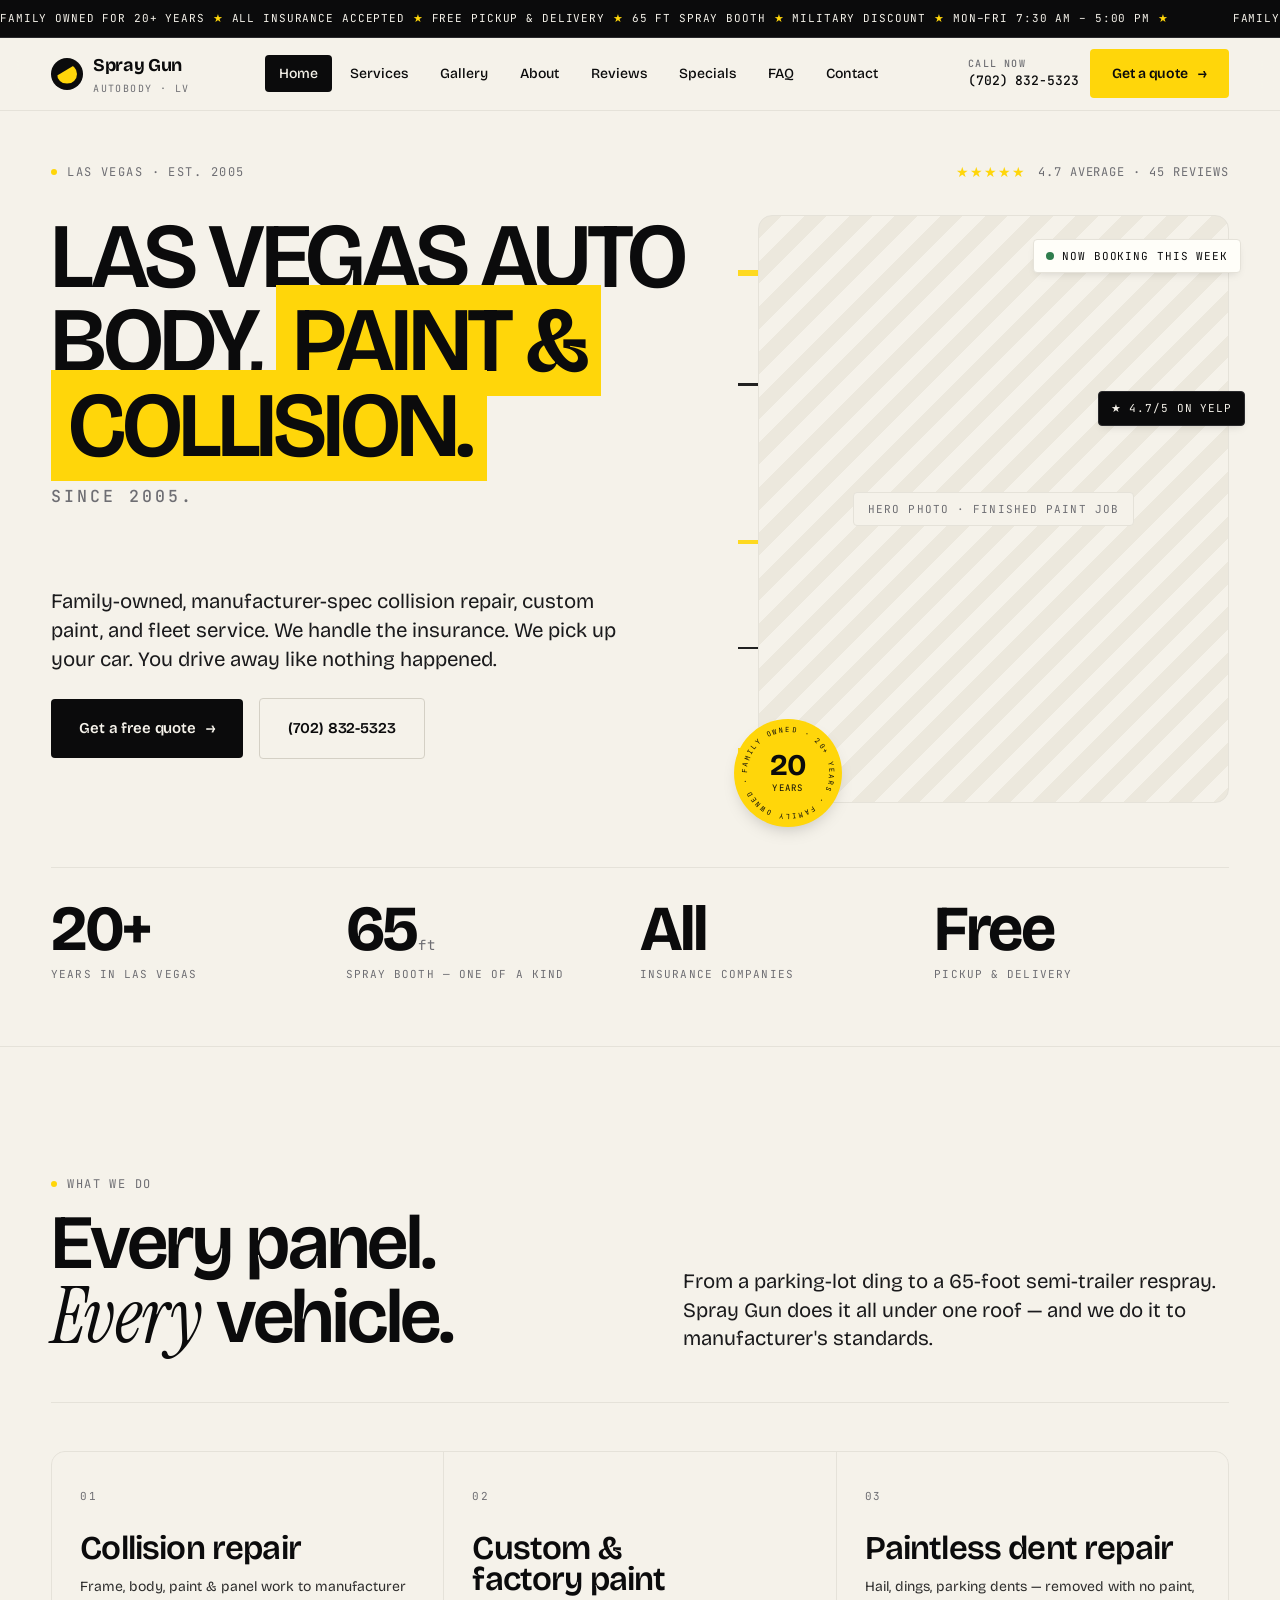
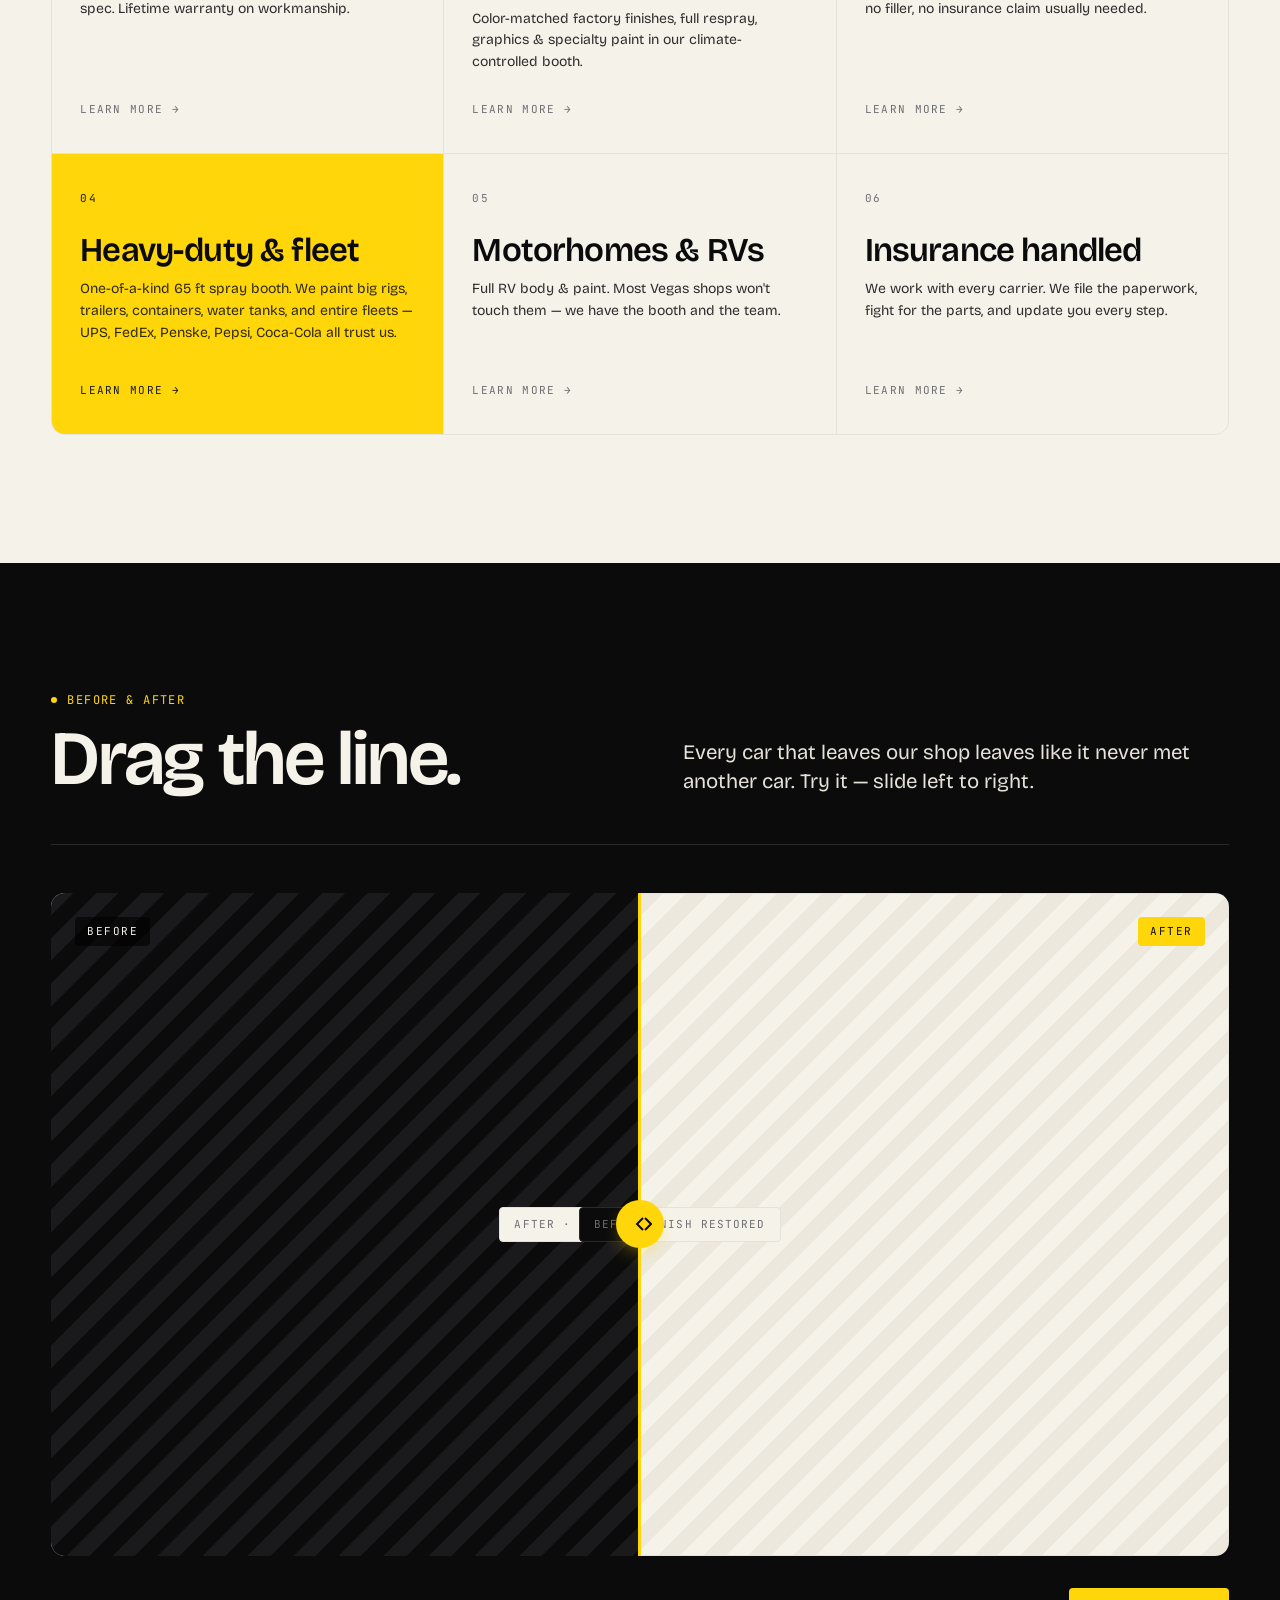
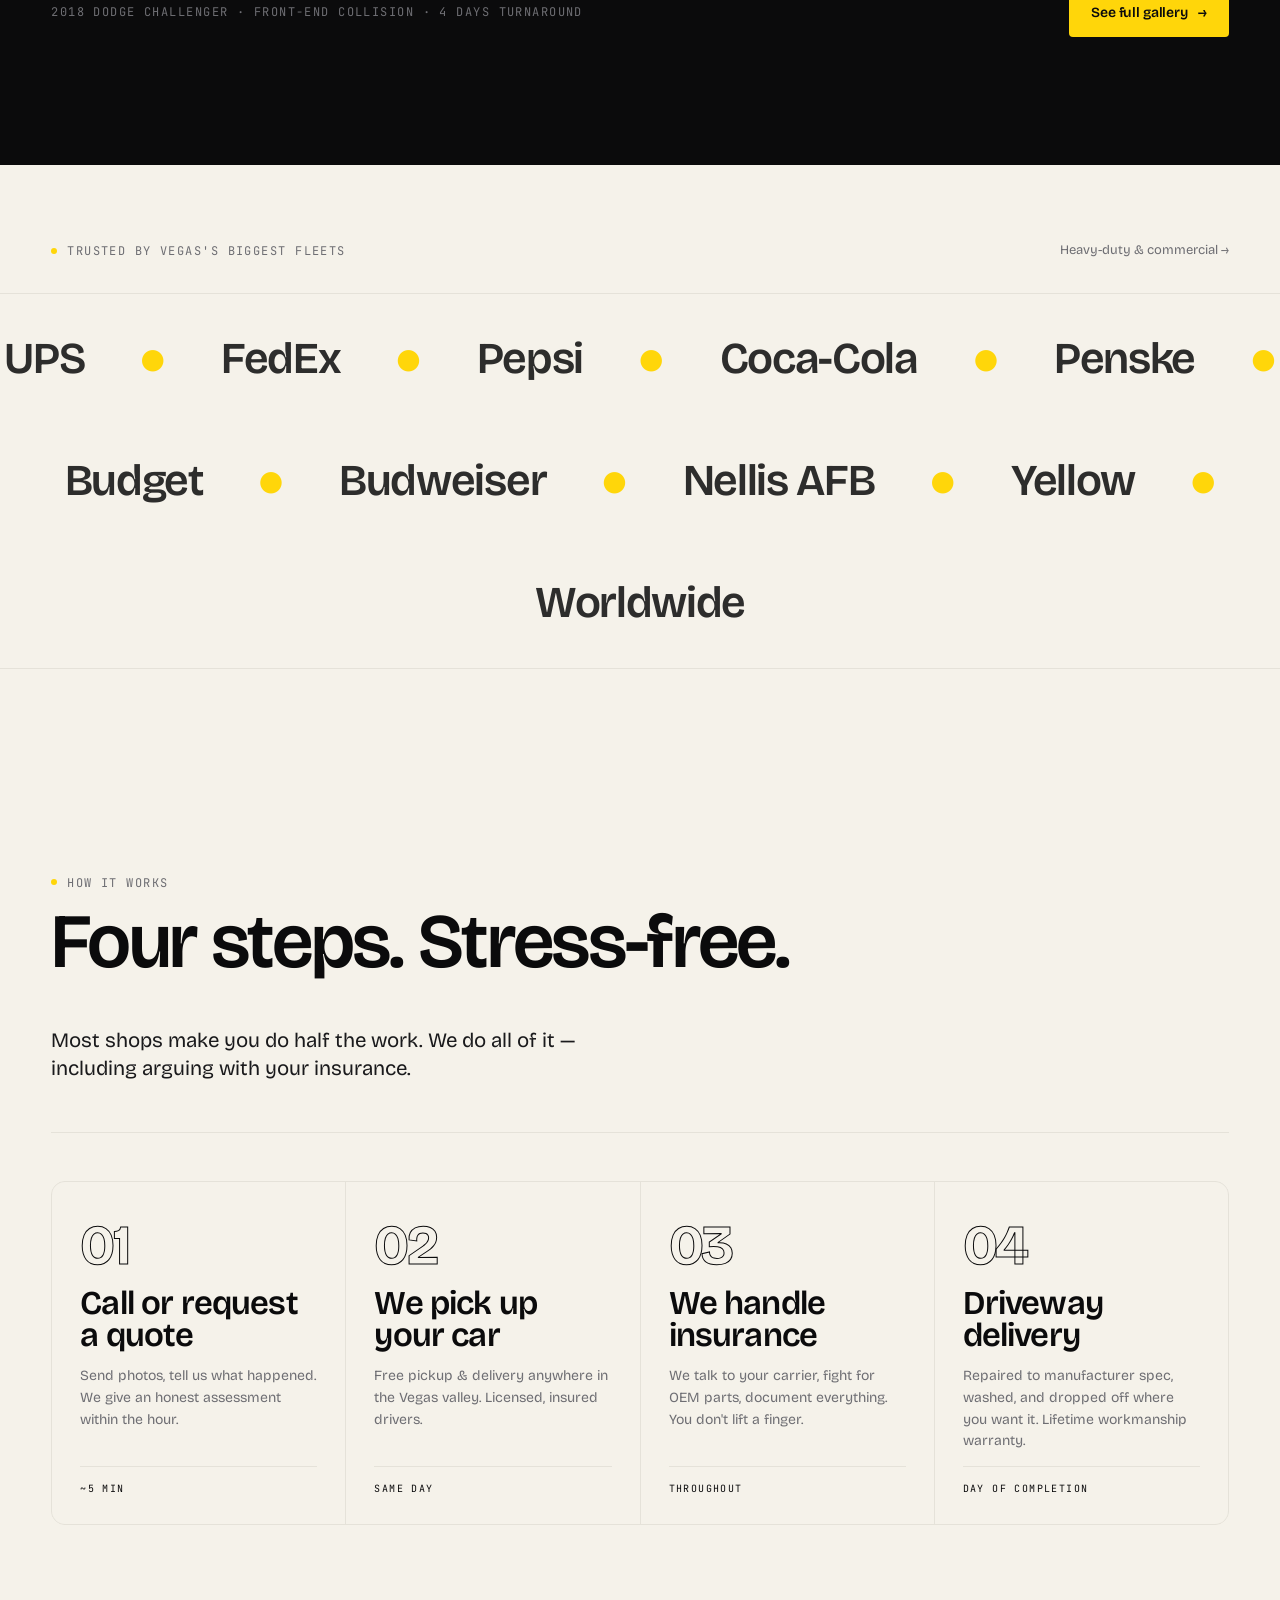
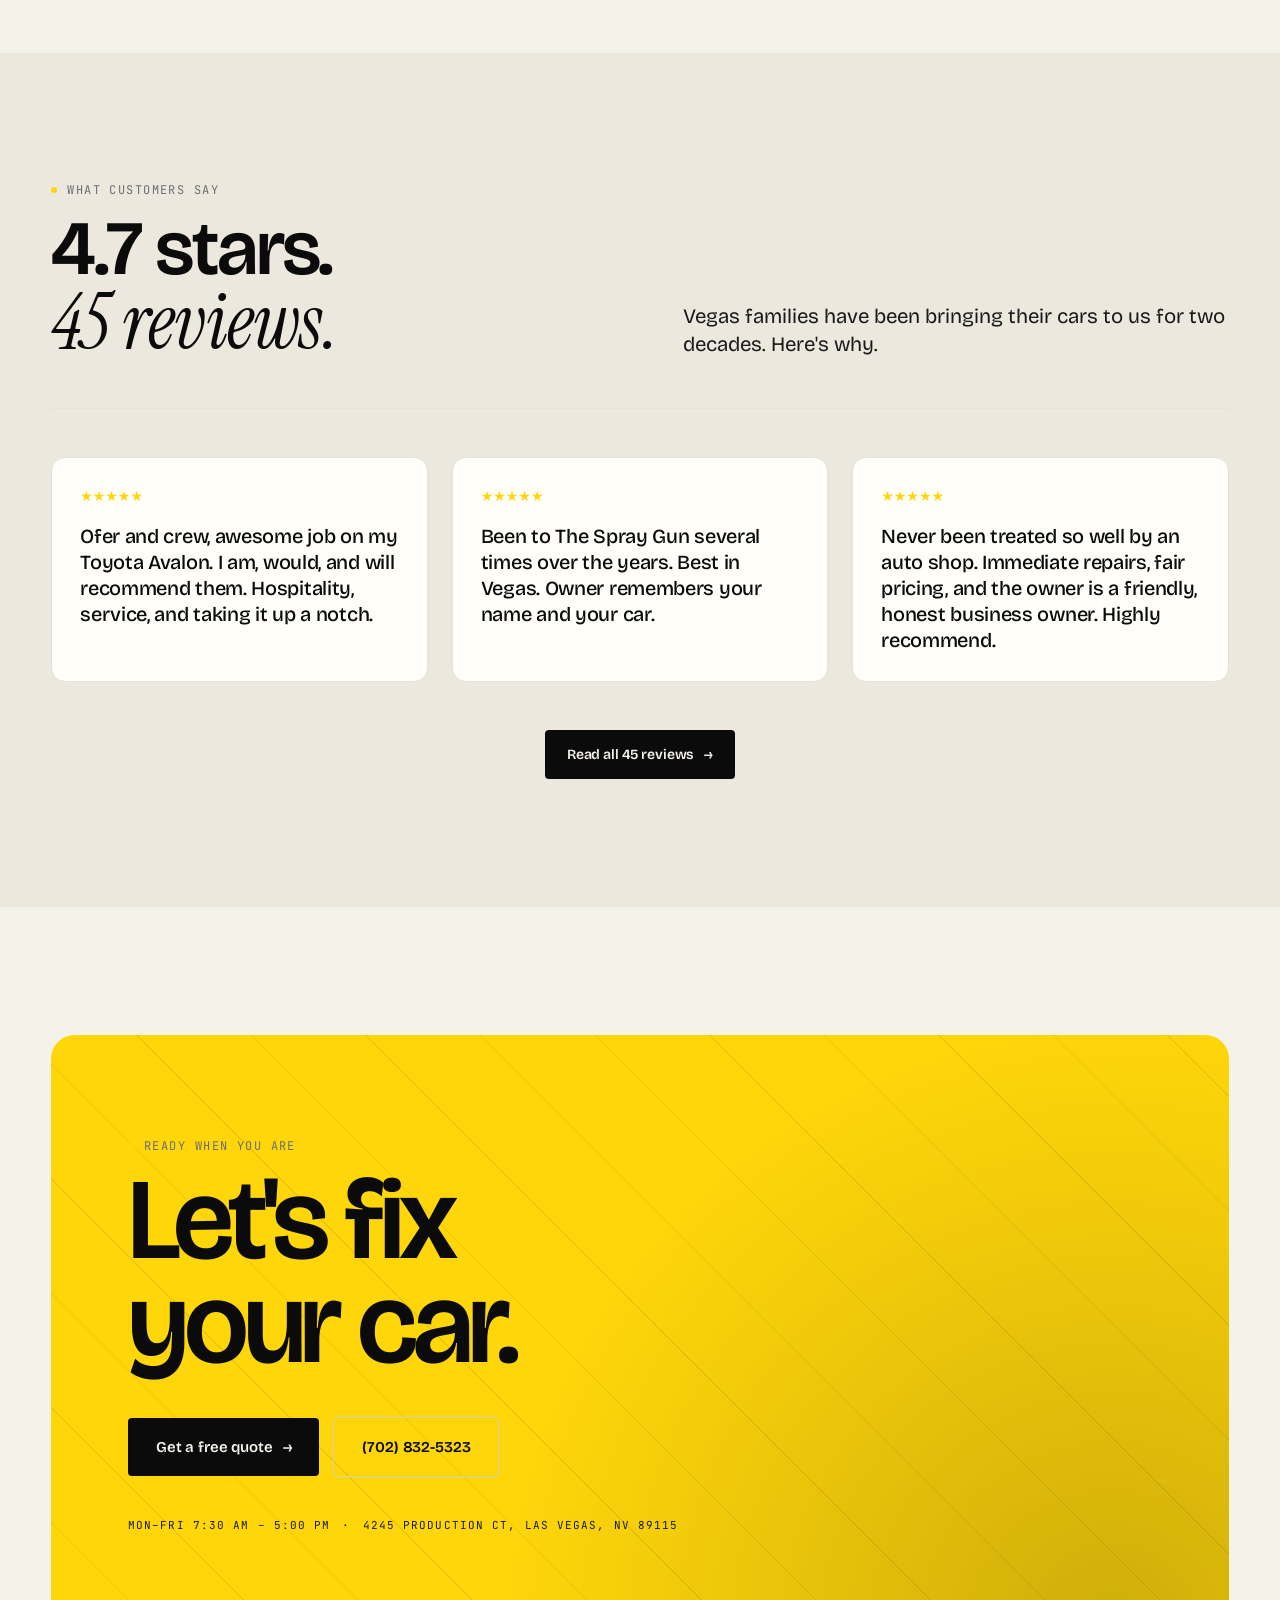
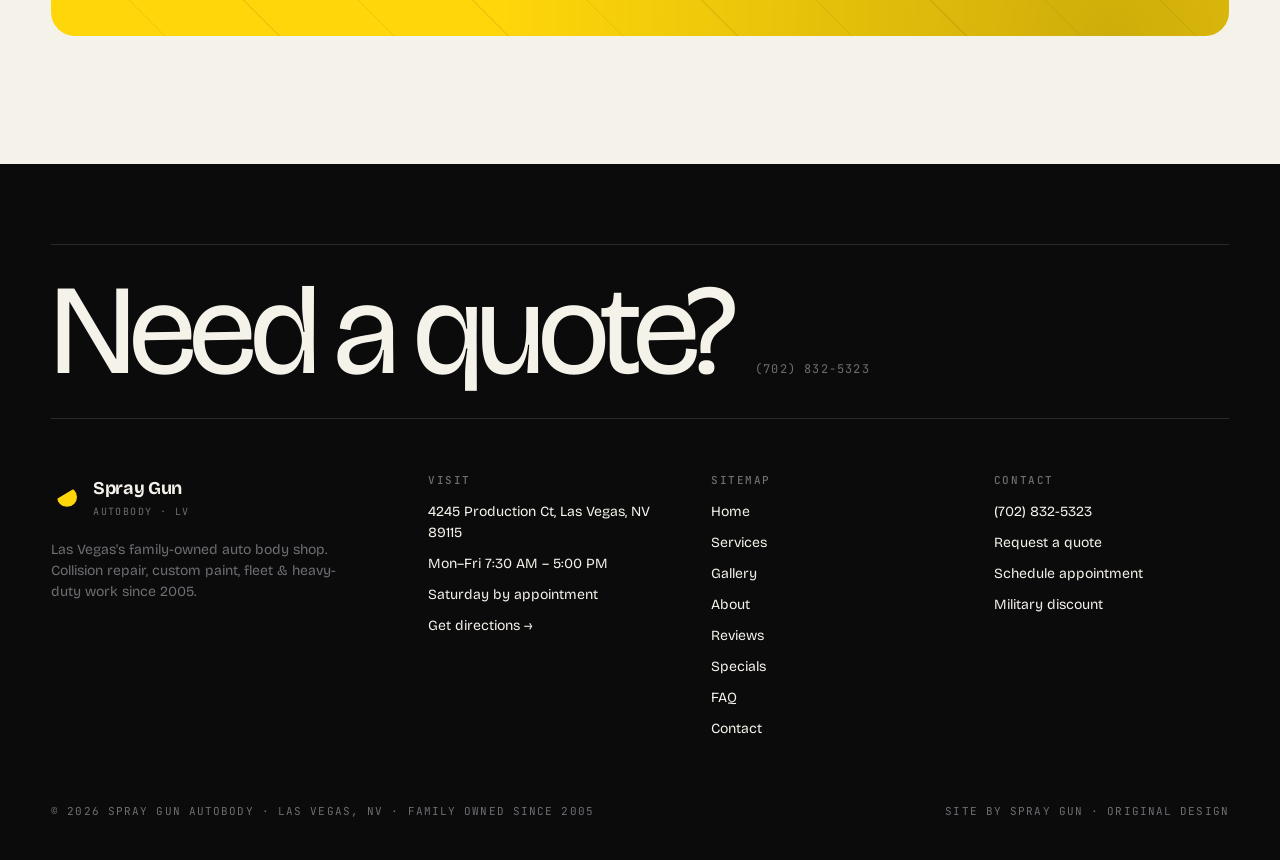
<file: index.html>
<!doctype html>
<html lang="en">
<head>
<meta charset="utf-8" />
<meta name="viewport" content="width=device-width,initial-scale=1" />
<title>Spray Gun Autobody</title>
<meta name="description" content="Las Vegas's family-owned auto body shop since 2005. Collision repair, custom paint, paintless dent repair, fleet &amp; heavy-duty service. All insurance accepted. Free pickup &amp; delivery. Call (702) 832-5323." />
<meta name="keywords" content="auto body Las Vegas, Las Vegas autobody, collision repair Las Vegas, car repair Las Vegas, truck repair, paintless dent repair, custom paint, fleet repair, big rig painting, 65 ft spray booth, motorhome paint Las Vegas" />
<meta name="theme-color" content="#FFD60A" />
<link rel="canonical" href="https://thespraygun.com/" />
<meta property="og:type" content="website" />
<meta property="og:title" content="Spray Gun Autobody — Las Vegas Auto Body" />
<meta property="og:description" content="Family-owned Las Vegas auto body since 2005. Collision repair, custom paint, fleet &amp; heavy-duty. All insurance accepted." />
<meta property="og:locale" content="en_US" />
<meta property="og:site_name" content="Spray Gun Autobody" />
<meta name="twitter:card" content="summary_large_image" />

<link rel="preconnect" href="https://fonts.googleapis.com" />
<link rel="preconnect" href="https://fonts.gstatic.com" crossorigin />
<link href="https://fonts.googleapis.com/css2?family=Bricolage+Grotesque:opsz,wght@12..96,400;12..96,500;12..96,600;12..96,700;12..96,800&family=Instrument+Serif:ital@0;1&family=JetBrains+Mono:wght@400;500&display=swap" rel="stylesheet" />
<link rel="stylesheet" href="assets/styles.css" />

<script type="application/ld+json">
{
  "@context": "https://schema.org",
  "@type": "AutoBodyShop",
  "name": "Spray Gun Autobody",
  "image": "https://thespraygun.com/og-image.jpg",
  "@id": "https://thespraygun.com/",
  "url": "https://thespraygun.com/",
  "telephone": "+1-702-832-5323",
  "priceRange": "$$",
  "address": {
    "@type": "PostalAddress",
    "streetAddress": "4245 Production Ct",
    "addressLocality": "Las Vegas",
    "addressRegion": "NV",
    "postalCode": "89115",
    "addressCountry": "US"
  },
  "geo": { "@type": "GeoCoordinates", "latitude": 36.234, "longitude": -115.078 },
  "openingHoursSpecification": [
    { "@type": "OpeningHoursSpecification", "dayOfWeek": ["Monday","Tuesday","Wednesday","Thursday","Friday"], "opens": "07:30", "closes": "17:00" }
  ],
  "aggregateRating": { "@type": "AggregateRating", "ratingValue": "4.7", "reviewCount": "45" },
  "areaServed": "Las Vegas, NV",
  "founder": "Ofer Nurkin",
  "foundingDate": "2005"
}
</script>
</head>
<body>

<header data-nav="home"></header>

<!-- ============================================================
     HERO
     ============================================================ -->
<section class="hero" data-screen-label="01 Home — Hero">
  <div class="hero-grid wrap">

    <div class="hero-meta">
      <div class="eyebrow eyebrow-dot">Las Vegas · est. 2005</div>
      <div class="hero-rating">
        <div class="stars" aria-hidden="true">★★★★★</div>
        <span>4.7 average · 45 reviews</span>
      </div>
    </div>

    <h1 class="hero-h">
      Las Vegas
      auto body,
      <span class="hero-line">
        <span class="hero-mark">paint &amp; collision.</span>
      </span>
      <span class="hero-since">Since 2005.</span>
    </h1>

    <div class="hero-side">
      <p class="lead">
        Family-owned, manufacturer-spec collision repair, custom paint, and fleet service.
        We handle the insurance. We pick up your car. You drive away like nothing happened.
      </p>
      <div class="row" style="margin-top:24px;">
        <a href="contact.html#quote" class="btn btn-ink btn-lg">Get a free quote <span class="arrow">→</span></a>
        <a href="tel:7028325323" class="btn btn-ghost btn-lg">(702) 832-5323</a>
      </div>
    </div>

    <!-- Stage with placeholder hero image + animated paint stripes -->
    <div class="hero-stage">
      <div class="hero-stripes" aria-hidden="true">
        <span></span><span></span><span></span><span></span><span></span>
      </div>
      <div class="hero-img ph" data-label="Hero photo · finished paint job"></div>
      <div class="hero-badge">
        <div class="hero-badge-spin" aria-hidden="true">
          <svg viewBox="0 0 200 200" width="100%" height="100%">
            <defs>
              <path id="circle-text" d="M 100,100 m -76,0 a 76,76 0 1,1 152,0 a 76,76 0 1,1 -152,0" />
            </defs>
            <text font-family="JetBrains Mono" font-size="13" letter-spacing="4" fill="currentColor">
              <textPath href="#circle-text">FAMILY OWNED · 20+ YEARS · FAMILY OWNED · 20+ YEARS · </textPath>
            </text>
          </svg>
        </div>
        <div class="hero-badge-inner">
          <span>20</span>
          <small>years</small>
        </div>
      </div>
      <div class="hero-tag-1">
        <span class="dot"></span>
        Now booking this week
      </div>
      <div class="hero-tag-2">
        ★ 4.7/5 on Yelp
      </div>
    </div>

    <!-- Big ticker number row -->
    <div class="hero-ticker">
      <div class="tk-item">
        <div class="tk-n">20+</div>
        <div class="tk-l">Years in Las Vegas</div>
      </div>
      <div class="tk-item">
        <div class="tk-n">65<small>ft</small></div>
        <div class="tk-l">Spray booth — one of a kind</div>
      </div>
      <div class="tk-item">
        <div class="tk-n">All</div>
        <div class="tk-l">Insurance companies</div>
      </div>
      <div class="tk-item">
        <div class="tk-n">Free</div>
        <div class="tk-l">Pickup &amp; delivery</div>
      </div>
    </div>
  </div>
</section>

<!-- ============================================================
     SERVICES PREVIEW
     ============================================================ -->
<section class="section" id="services-preview" data-screen-label="01 Home — Services">
  <div class="wrap">
    <div class="sec-head">
      <div>
        <div class="eyebrow eyebrow-dot">What we do</div>
        <h2 class="h-1" style="margin-top:14px;">Every panel.<br /><span class="italic-serif">Every</span> vehicle.</h2>
      </div>
      <p class="lead" style="max-width:42ch;">
        From a parking-lot ding to a 65-foot semi-trailer respray. Spray Gun does it all under one roof — and we do it to manufacturer's standards.
      </p>
    </div>

    <div class="svc-grid">
      <a href="services.html#collision" class="svc-card svc-1">
        <div class="svc-num">01</div>
        <div class="svc-body">
          <h3 class="h-3">Collision repair</h3>
          <p>Frame, body, paint &amp; panel work to manufacturer spec. Lifetime warranty on workmanship.</p>
        </div>
        <div class="svc-cta">Learn more →</div>
      </a>
      <a href="services.html#paint" class="svc-card svc-2">
        <div class="svc-num">02</div>
        <div class="svc-body">
          <h3 class="h-3">Custom &amp; factory paint</h3>
          <p>Color-matched factory finishes, full respray, graphics &amp; specialty paint in our climate-controlled booth.</p>
        </div>
        <div class="svc-cta">Learn more →</div>
      </a>
      <a href="services.html#pdr" class="svc-card svc-3">
        <div class="svc-num">03</div>
        <div class="svc-body">
          <h3 class="h-3">Paintless dent repair</h3>
          <p>Hail, dings, parking dents — removed with no paint, no filler, no insurance claim usually needed.</p>
        </div>
        <div class="svc-cta">Learn more →</div>
      </a>
      <a href="services.html#heavyduty" class="svc-card svc-4 svc-feature">
        <div class="svc-num">04</div>
        <div class="svc-body">
          <h3 class="h-3">Heavy-duty &amp; fleet</h3>
          <p>One-of-a-kind 65 ft spray booth. We paint big rigs, trailers, containers, water tanks, and entire fleets — UPS, FedEx, Penske, Pepsi, Coca-Cola all trust us.</p>
        </div>
        <div class="svc-cta">Learn more →</div>
      </a>
      <a href="services.html#motorhome" class="svc-card svc-5">
        <div class="svc-num">05</div>
        <div class="svc-body">
          <h3 class="h-3">Motorhomes &amp; RVs</h3>
          <p>Full RV body &amp; paint. Most Vegas shops won't touch them — we have the booth and the team.</p>
        </div>
        <div class="svc-cta">Learn more →</div>
      </a>
      <a href="services.html#insurance" class="svc-card svc-6">
        <div class="svc-num">06</div>
        <div class="svc-body">
          <h3 class="h-3">Insurance handled</h3>
          <p>We work with every carrier. We file the paperwork, fight for the parts, and update you every step.</p>
        </div>
        <div class="svc-cta">Learn more →</div>
      </a>
    </div>
  </div>
</section>

<!-- ============================================================
     BEFORE / AFTER
     ============================================================ -->
<section class="section" style="background:var(--ink);color:var(--paper);" data-screen-label="01 Home — Before/After">
  <div class="wrap">
    <div class="sec-head" style="border-color:var(--ink-3);">
      <div>
        <div class="eyebrow eyebrow-dot" style="color:var(--yellow);">Before &amp; after</div>
        <h2 class="h-1" style="margin-top:14px;color:var(--paper);">Drag the line.</h2>
      </div>
      <p class="lead" style="max-width:42ch;color:var(--line);">
        Every car that leaves our shop leaves like it never met another car. Try it — slide left to right.
      </p>
    </div>

    <div class="ba" id="ba">
      <div class="ba-after ph" data-label="After · factory finish restored"></div>
      <div class="ba-before" id="ba-before">
        <div class="ph dark" data-label="Before · accident damage"></div>
      </div>
      <button class="ba-handle" id="ba-handle" aria-label="Drag to compare">
        <span class="ba-line"></span>
        <span class="ba-knob">
          <svg width="24" height="24" viewBox="0 0 24 24" fill="none" stroke="currentColor" stroke-width="2">
            <polyline points="15 18 9 12 15 6"></polyline>
            <polyline points="9 18 15 12 9 6" transform="translate(8, 0)"></polyline>
          </svg>
        </span>
      </button>
      <div class="ba-label ba-label-before">Before</div>
      <div class="ba-label ba-label-after">After</div>
    </div>

    <div class="row" style="margin-top:32px; justify-content:space-between;">
      <span class="eyebrow" style="color:var(--mute);">2018 Dodge Challenger · front-end collision · 4 days turnaround</span>
      <a href="gallery.html" class="btn btn-yellow">See full gallery <span class="arrow">→</span></a>
    </div>
  </div>
</section>

<!-- ============================================================
     FLEET CLIENTS marquee
     ============================================================ -->
<section class="section-sm" data-screen-label="01 Home — Fleet">
  <div class="wrap">
    <div class="row" style="justify-content:space-between; margin-bottom:32px;">
      <div class="eyebrow eyebrow-dot">Trusted by Vegas's biggest fleets</div>
      <a href="services.html#heavyduty" class="muted" style="font-size:13px;">Heavy-duty &amp; commercial →</a>
    </div>
  </div>
  <div class="fleet-marquee" aria-hidden="true">
    <div class="fleet-track">
      <span class="flt">UPS</span>
      <span class="flt-d">●</span>
      <span class="flt">FedEx</span>
      <span class="flt-d">●</span>
      <span class="flt">Pepsi</span>
      <span class="flt-d">●</span>
      <span class="flt">Coca-Cola</span>
      <span class="flt-d">●</span>
      <span class="flt">Penske</span>
      <span class="flt-d">●</span>
      <span class="flt">Budget</span>
      <span class="flt-d">●</span>
      <span class="flt">Budweiser</span>
      <span class="flt-d">●</span>
      <span class="flt">Nellis AFB</span>
      <span class="flt-d">●</span>
      <span class="flt">Yellow</span>
      <span class="flt-d">●</span>
      <span class="flt">Worldwide</span>
    </div>
  </div>
</section>

<!-- ============================================================
     PROCESS
     ============================================================ -->
<section class="section" data-screen-label="01 Home — Process">
  <div class="wrap">
    <div class="sec-head">
      <div>
        <div class="eyebrow eyebrow-dot">How it works</div>
        <h2 class="h-1" style="margin-top:14px;">Four steps. Stress-free.</h2>
      </div>
      <p class="lead" style="max-width:42ch;">
        Most shops make you do half the work. We do all of it — including arguing with your insurance.
      </p>
    </div>

    <ol class="process">
      <li class="step">
        <span class="step-n">01</span>
        <h3 class="h-3">Call or request a quote</h3>
        <p>Send photos, tell us what happened. We give an honest assessment within the hour.</p>
        <div class="step-meta">~5 min</div>
      </li>
      <li class="step">
        <span class="step-n">02</span>
        <h3 class="h-3">We pick up your car</h3>
        <p>Free pickup &amp; delivery anywhere in the Vegas valley. Licensed, insured drivers.</p>
        <div class="step-meta">Same day</div>
      </li>
      <li class="step">
        <span class="step-n">03</span>
        <h3 class="h-3">We handle insurance</h3>
        <p>We talk to your carrier, fight for OEM parts, document everything. You don't lift a finger.</p>
        <div class="step-meta">Throughout</div>
      </li>
      <li class="step">
        <span class="step-n">04</span>
        <h3 class="h-3">Driveway delivery</h3>
        <p>Repaired to manufacturer spec, washed, and dropped off where you want it. Lifetime workmanship warranty.</p>
        <div class="step-meta">Day of completion</div>
      </li>
    </ol>
  </div>
</section>


<!-- ============================================================
     REVIEWS
     ============================================================ -->
<section class="section" style="background:var(--paper-2);" data-screen-label="01 Home — Reviews">
  <div class="wrap">
    <div class="sec-head">
      <div>
        <div class="eyebrow eyebrow-dot">What customers say</div>
        <h2 class="h-1" style="margin-top:14px;">4.7 stars.<br /><span class="italic-serif">45 reviews.</span></h2>
      </div>
      <p class="lead" style="max-width:42ch;">
        Vegas families have been bringing their cars to us for two decades. Here's why.
      </p>
    </div>

    <div class="reviews">
      <article class="review">
        <div class="stars">★★★★★</div>
        <p class="review-q">Ofer and crew, awesome job on my Toyota Avalon. I am, would, and will recommend them. Hospitality, service, and taking it up a notch.</p>
      </article>
      <article class="review">
        <div class="stars">★★★★★</div>
        <p class="review-q">Been to The Spray Gun several times over the years. Best in Vegas. Owner remembers your name and your car.</p>
      </article>
      <article class="review">
        <div class="stars">★★★★★</div>
        <p class="review-q">Never been treated so well by an auto shop. Immediate repairs, fair pricing, and the owner is a friendly, honest business owner. Highly recommend.</p>
      </article>
    </div>

    <div class="center" style="margin-top:48px;">
      <a href="https://www.yelp.com/biz/the-spray-gun-auto-body-las-vegas#reviews" class="btn btn-ink" target="_blank" rel="noopener">Read all 45 reviews <span class="arrow">→</span></a>
    </div>
  </div>
</section>

<!-- ============================================================
     CTA
     ============================================================ -->
<section class="section" data-screen-label="01 Home — CTA">
  <div class="wrap">
    <div class="cta-block">
      <div class="cta-bg" aria-hidden="true"></div>
      <div class="cta-inner">
        <div class="eyebrow eyebrow-dot">Ready when you are</div>
        <h2 class="h-display" style="margin-top:14px;">
          Let's fix<br />your car.
        </h2>
        <div class="row" style="margin-top:40px; gap:14px;">
          <a href="contact.html#quote" class="btn btn-ink btn-lg">Get a free quote <span class="arrow">→</span></a>
          <a href="tel:7028325323" class="btn btn-ghost btn-lg">(702) 832-5323</a>
        </div>
        <div class="cta-meta">
          <span>Mon–Fri 7:30 AM – 5:00 PM</span>
          <span>·</span>
          <span>4245 Production Ct, Las Vegas, NV 89115</span>
        </div>
      </div>
    </div>
  </div>
</section>

<footer data-footer="home"></footer>

<script src="assets/shared.js"></script>
<script>
  /* Before/After slider */
  (function () {
    const wrap = document.getElementById("ba");
    const before = document.getElementById("ba-before");
    const handle = document.getElementById("ba-handle");
    if (!wrap || !before || !handle) return;
    let drag = false;
    function set(x) {
      const rect = wrap.getBoundingClientRect();
      let pct = ((x - rect.left) / rect.width) * 100;
      pct = Math.max(0, Math.min(100, pct));
      before.style.width = pct + "%";
      handle.style.left = pct + "%";
    }
    handle.addEventListener("mousedown", () => (drag = true));
    handle.addEventListener("touchstart", () => (drag = true), { passive: true });
    window.addEventListener("mouseup", () => (drag = false));
    window.addEventListener("touchend", () => (drag = false));
    window.addEventListener("mousemove", (e) => drag && set(e.clientX));
    window.addEventListener("touchmove", (e) => drag && e.touches[0] && set(e.touches[0].clientX), { passive: true });
    wrap.addEventListener("click", (e) => set(e.clientX));
    // init at 50%
    set(wrap.getBoundingClientRect().left + wrap.getBoundingClientRect().width / 2);
  })();
</script>

<style>
/* ============================================================
   HOMEPAGE STYLES
   ============================================================ */

/* HERO --------------------------------------------------- */
.hero {
  padding-block: clamp(32px, 4vw, 56px) clamp(40px, 5vw, 64px);
  border-bottom: 1px solid var(--line);
  overflow: hidden;
}
.hero-grid {
  display: grid;
  grid-template-columns: 1fr;
  grid-template-rows: auto auto auto;
  gap: 32px 48px;
  align-items: start;
}
@media (min-width: 981px) {
  .hero-grid { grid-template-columns: 1.4fr 1fr; }
}
.hero-meta {
  grid-column: 1 / -1;
  display: flex;
  align-items: center;
  justify-content: space-between;
  flex-wrap: wrap;
  gap: 16px;
}
.hero-rating {
  display: flex; gap: 12px; align-items: center;
  font-family: var(--mono);
  font-size: 12px;
  letter-spacing: 0.08em;
  text-transform: uppercase;
  color: var(--mute);
}
.hero-h {
  font-size: clamp(44px, 7.2vw, 112px);
  letter-spacing: -0.04em;
  line-height: 0.92;
  font-weight: 600;
  text-transform: uppercase;
}
@media (min-width: 981px) {
  .hero-h { grid-column: 1 / 2; }
}
.hero-line {
  display: inline;
}
.hero-mark {
  background: var(--yellow);
  color: var(--ink);
  padding: 0 0.18em;
  display: inline;
  box-decoration-break: clone;
  -webkit-box-decoration-break: clone;
}
.hero-since {
  display: block;
  font-family: var(--mono);
  font-weight: 500;
  font-size: 0.18em;
  letter-spacing: 0.18em;
  color: var(--mute);
  margin-top: 1.2em;
  text-transform: uppercase;
}
.hero-side {
  margin-top: 8px;
  max-width: 580px;
}
@media (min-width: 981px) {
  .hero-side { grid-column: 1 / 2; }
}

/* hero stage with image and animated stripes */
.hero-stage {
  position: relative;
  aspect-ratio: 4 / 3;
  min-height: 360px;
  grid-column: 1 / -1;
}
@media (min-width: 981px) {
  .hero-stage {
    grid-column: 2 / 3;
    grid-row: 2 / 4;
    aspect-ratio: 4 / 5;
    min-height: 420px;
  }
}
.hero-img {
  position: absolute;
  inset: 0;
  border-radius: var(--radius-lg);
  z-index: 2;
}
.hero-stripes {
  position: absolute;
  inset: -20px;
  z-index: 1;
  overflow: hidden;
  border-radius: 20px;
}
.hero-stripes span {
  position: absolute;
  height: 6px;
  background: var(--yellow);
  border-radius: 999px;
  opacity: 0.9;
  animation: hStripe 4s ease-in-out infinite;
}
.hero-stripes span:nth-child(1) { top: 12%; left: -30%; width: 50%; animation-delay: 0s; }
.hero-stripes span:nth-child(2) { top: 30%; left: -40%; width: 70%; animation-delay: 0.4s; background: var(--ink); height: 3px; }
.hero-stripes span:nth-child(3) { top: 55%; left: -50%; width: 80%; animation-delay: 0.8s; height: 4px; }
.hero-stripes span:nth-child(4) { top: 72%; left: -30%; width: 50%; animation-delay: 1.2s; background: var(--ink); height: 2px; }
.hero-stripes span:nth-child(5) { top: 88%; left: -40%; width: 70%; animation-delay: 1.6s; }
@keyframes hStripe {
  0% { transform: translateX(0); opacity: 0; }
  20% { opacity: 0.9; }
  100% { transform: translateX(220%); opacity: 0; }
}

.hero-badge {
  position: absolute;
  bottom: -24px;
  left: -24px;
  width: 108px;
  height: 108px;
  z-index: 3;
  background: var(--yellow);
  border-radius: 50%;
  display: flex;
  align-items: center;
  justify-content: center;
  box-shadow: 0 8px 18px -8px rgba(0,0,0,0.25);
}
.hero-badge-spin {
  position: absolute; inset: 0;
  animation: spin 18s linear infinite;
  color: var(--ink);
}
.hero-badge-inner {
  display: flex;
  flex-direction: column;
  align-items: center;
  z-index: 2;
}
.hero-badge-inner span {
  font-family: var(--display);
  font-size: 30px;
  font-weight: 700;
  letter-spacing: -0.04em;
  line-height: 1;
}
.hero-badge-inner small {
  font-family: var(--mono);
  font-size: 9px;
  letter-spacing: 0.14em;
  text-transform: uppercase;
  margin-top: 2px;
}

.hero-tag-1, .hero-tag-2 {
  position: absolute;
  z-index: 3;
  background: var(--white);
  border: 1px solid var(--line);
  border-radius: 4px;
  padding: 8px 12px;
  font-family: var(--mono);
  font-size: 11px;
  letter-spacing: 0.08em;
  text-transform: uppercase;
  display: inline-flex;
  align-items: center;
  gap: 8px;
  box-shadow: 0 4px 10px -4px rgba(0,0,0,0.15);
}
.hero-tag-1 { top: 24px; right: -12px; }
.hero-tag-1 .dot {
  width: 8px; height: 8px;
  background: var(--green);
  border-radius: 50%;
  display: inline-block;
  animation: pulse 1.6s ease-in-out infinite;
}
.hero-tag-2 { top: 30%; right: -16px; background: var(--ink); color: var(--paper); border-color: var(--ink-3); }

/* hero ticker */
.hero-ticker {
  grid-column: 1 / -1;
  display: grid;
  grid-template-columns: repeat(4, 1fr);
  border-top: 1px solid var(--line);
  margin-top: 32px;
  padding-top: 32px;
}
@media (max-width: 720px) {
  .hero-ticker { grid-template-columns: repeat(2, 1fr); gap: 24px; }
}
.tk-item { display: flex; flex-direction: column; gap: 8px; }
.tk-n {
  font-family: var(--display);
  font-size: clamp(36px, 5vw, 64px);
  font-weight: 700;
  letter-spacing: -0.04em;
  line-height: 0.9;
}
.tk-n small {
  font-family: var(--mono);
  font-size: 14px;
  font-weight: 400;
  color: var(--mute);
  letter-spacing: 0.02em;
  margin-left: 2px;
}
.tk-l {
  font-family: var(--mono);
  font-size: 11px;
  letter-spacing: 0.1em;
  text-transform: uppercase;
  color: var(--mute);
}

/* SECTION HEAD ------------------------------------------------------ */
.sec-head {
  display: flex;
  align-items: end;
  justify-content: space-between;
  gap: 48px;
  padding-bottom: 48px;
  border-bottom: 1px solid var(--line);
  margin-bottom: 48px;
  flex-wrap: wrap;
}

/* SERVICES GRID --------------------------------------------------- */
.svc-grid {
  display: grid;
  grid-template-columns: repeat(3, 1fr);
  gap: 1px;
  background: var(--line);
  border: 1px solid var(--line);
  border-radius: var(--radius-lg);
  overflow: hidden;
}
@media (max-width: 980px) { .svc-grid { grid-template-columns: repeat(2, 1fr); } }
@media (max-width: 640px) { .svc-grid { grid-template-columns: 1fr; } }
.svc-card {
  background: var(--paper);
  padding: 36px 28px;
  display: flex;
  flex-direction: column;
  gap: 28px;
  min-height: 280px;
  transition: background 0.3s, color 0.3s;
  position: relative;
}
.svc-card:hover {
  background: var(--ink);
  color: var(--paper);
}
.svc-card:hover .svc-num,
.svc-card:hover .svc-cta { color: var(--yellow); }
.svc-num {
  font-family: var(--mono);
  font-size: 11px;
  letter-spacing: 0.12em;
  color: var(--mute);
  transition: color 0.3s;
}
.svc-body p { margin-top: 12px; font-size: 14px; line-height: 1.55; color: inherit; opacity: 0.85; }
.svc-cta {
  font-family: var(--mono);
  font-size: 11px;
  letter-spacing: 0.12em;
  text-transform: uppercase;
  color: var(--mute);
  margin-top: auto;
  transition: color 0.3s, transform 0.3s;
}
.svc-card:hover .svc-cta { transform: translateX(4px); }
.svc-feature {
  background: var(--yellow);
}
.svc-feature .svc-num { color: var(--ink-2); }
.svc-feature .svc-cta { color: var(--ink-2); }
.svc-feature:hover { background: var(--ink); }
.svc-feature:hover .svc-num,
.svc-feature:hover .svc-cta { color: var(--yellow); }

/* BEFORE / AFTER ------------------------------------------------ */
.ba {
  position: relative;
  aspect-ratio: 16 / 9;
  border-radius: var(--radius-lg);
  overflow: hidden;
  cursor: ew-resize;
  user-select: none;
  background: var(--ink-2);
}
.ba-after, .ba-before {
  position: absolute;
  top: 0; left: 0;
  height: 100%;
}
.ba-after { width: 100%; }
.ba-before {
  width: 50%;
  overflow: hidden;
  border-right: 2px solid var(--yellow);
}
.ba-before .ph { width: 100vw; max-width: 1400px; height: 100%; border-radius: 0; border: 0; }
.ba-handle {
  position: absolute;
  top: 0; bottom: 0;
  left: 50%;
  transform: translateX(-50%);
  width: 48px;
  cursor: ew-resize;
  display: flex; align-items: center; justify-content: center;
  z-index: 4;
}
.ba-line {
  position: absolute;
  top: 0; bottom: 0;
  left: 50%;
  transform: translateX(-50%);
  width: 2px;
  background: var(--yellow);
}
.ba-knob {
  width: 48px;
  height: 48px;
  background: var(--yellow);
  border-radius: 50%;
  display: flex; align-items: center; justify-content: center;
  color: var(--ink);
  z-index: 5;
  box-shadow: 0 8px 20px -8px rgba(255,214,10,0.6);
}
.ba-label {
  position: absolute;
  top: 24px;
  font-family: var(--mono);
  font-size: 11px;
  letter-spacing: 0.14em;
  text-transform: uppercase;
  padding: 6px 12px;
  background: rgba(0,0,0,0.6);
  color: var(--paper);
  border-radius: 4px;
  z-index: 3;
}
.ba-label-before { left: 24px; }
.ba-label-after { right: 24px; background: var(--yellow); color: var(--ink); }

/* FLEET MARQUEE ------------------------------------------------- */
.fleet-marquee {
  border-top: 1px solid var(--line);
  border-bottom: 1px solid var(--line);
  padding-block: 32px;
  overflow: hidden;
  position: relative;
}
.fleet-track {
  display: flex;
  gap: 56px;
  align-items: center;
  justify-content: center;
  flex-wrap: wrap;
  width: 100%;
}
.flt {
  font-family: var(--display);
  font-weight: 600;
  font-size: clamp(28px, 4vw, 44px);
  letter-spacing: -0.03em;
  color: var(--ink);
  opacity: 0.85;
  white-space: nowrap;
}
.flt-d {
  color: var(--yellow);
  font-size: 28px;
}

/* PROCESS ----------------------------------------------------- */
.process {
  list-style: none;
  display: grid;
  grid-template-columns: repeat(4, 1fr);
  gap: 1px;
  background: var(--line);
  border: 1px solid var(--line);
  border-radius: var(--radius-lg);
  overflow: hidden;
}
@media (max-width: 900px) { .process { grid-template-columns: repeat(2, 1fr); } }
@media (max-width: 560px) { .process { grid-template-columns: 1fr; } }
.step {
  background: var(--paper);
  padding: 36px 28px 28px;
  display: flex;
  flex-direction: column;
  gap: 14px;
  min-height: 260px;
}
.step-n {
  font-family: var(--display);
  font-size: 56px;
  font-weight: 700;
  letter-spacing: -0.04em;
  color: var(--yellow-2);
  line-height: 1;
  -webkit-text-stroke: 1px var(--ink);
  color: transparent;
}
.step h3 { letter-spacing: -0.025em; }
.step p { font-size: 14px; line-height: 1.55; color: var(--mute); }
.step-meta {
  margin-top: auto;
  font-family: var(--mono);
  font-size: 10px;
  letter-spacing: 0.14em;
  text-transform: uppercase;
  color: var(--ink);
  padding-top: 14px;
  border-top: 1px solid var(--line);
}

/* GALLERY STRIP --------------------------------------------- */
.gallery-strip {
  display: grid;
  grid-template-columns: repeat(4, 1fr);
  grid-auto-rows: 200px;
  gap: 8px;
}
@media (max-width: 900px) { .gallery-strip { grid-template-columns: repeat(2, 1fr); } }
.gs-item {
  border-radius: var(--radius);
  transition: transform 0.3s;
}
.gs-item:hover { transform: scale(1.01); }
.gs-tall { grid-row: span 2; }
.gs-wide { grid-column: span 2; }

/* REVIEWS --------------------------------------------------- */
.reviews {
  display: grid;
  grid-template-columns: repeat(3, 1fr);
  gap: 24px;
}
@media (max-width: 900px) { .reviews { grid-template-columns: 1fr; } }
.review {
  background: var(--white);
  border: 1px solid var(--line);
  border-radius: var(--radius-lg);
  padding: 28px;
  display: flex; flex-direction: column; gap: 16px;
}
.review-q {
  font-family: var(--display);
  font-size: 20px;
  line-height: 1.3;
  letter-spacing: -0.015em;
  font-weight: 500;
  text-wrap: pretty;
}
.review footer {
  display: flex; align-items: center; justify-content: space-between;
  font-family: var(--mono);
  font-size: 11px;
  letter-spacing: 0.1em;
  text-transform: uppercase;
  color: var(--mute);
  border-top: 1px solid var(--line);
  padding-top: 16px;
}
.review footer strong { color: var(--ink); font-weight: 600; }

/* CTA BLOCK ------------------------------------------------- */
.cta-block {
  position: relative;
  border-radius: 24px;
  overflow: hidden;
  background: var(--yellow);
  padding: clamp(48px, 8vw, 120px) clamp(32px, 6vw, 80px);
}
.cta-bg {
  position: absolute;
  inset: 0;
  background:
    radial-gradient(circle at 90% 100%, color-mix(in srgb, var(--ink) 20%, transparent) 0%, transparent 50%),
    repeating-linear-gradient(45deg, transparent 0, transparent 80px, color-mix(in srgb, var(--ink) 8%, transparent) 80px, color-mix(in srgb, var(--ink) 8%, transparent) 81px);
  pointer-events: none;
}
.cta-inner { position: relative; z-index: 2; }
.cta-meta {
  margin-top: 40px;
  display: flex; gap: 12px; flex-wrap: wrap;
  font-family: var(--mono);
  font-size: 11px;
  letter-spacing: 0.1em;
  text-transform: uppercase;
  color: var(--ink-2);
}

footer { margin-top: 0; }
</style>
</body>
</html>
</file>
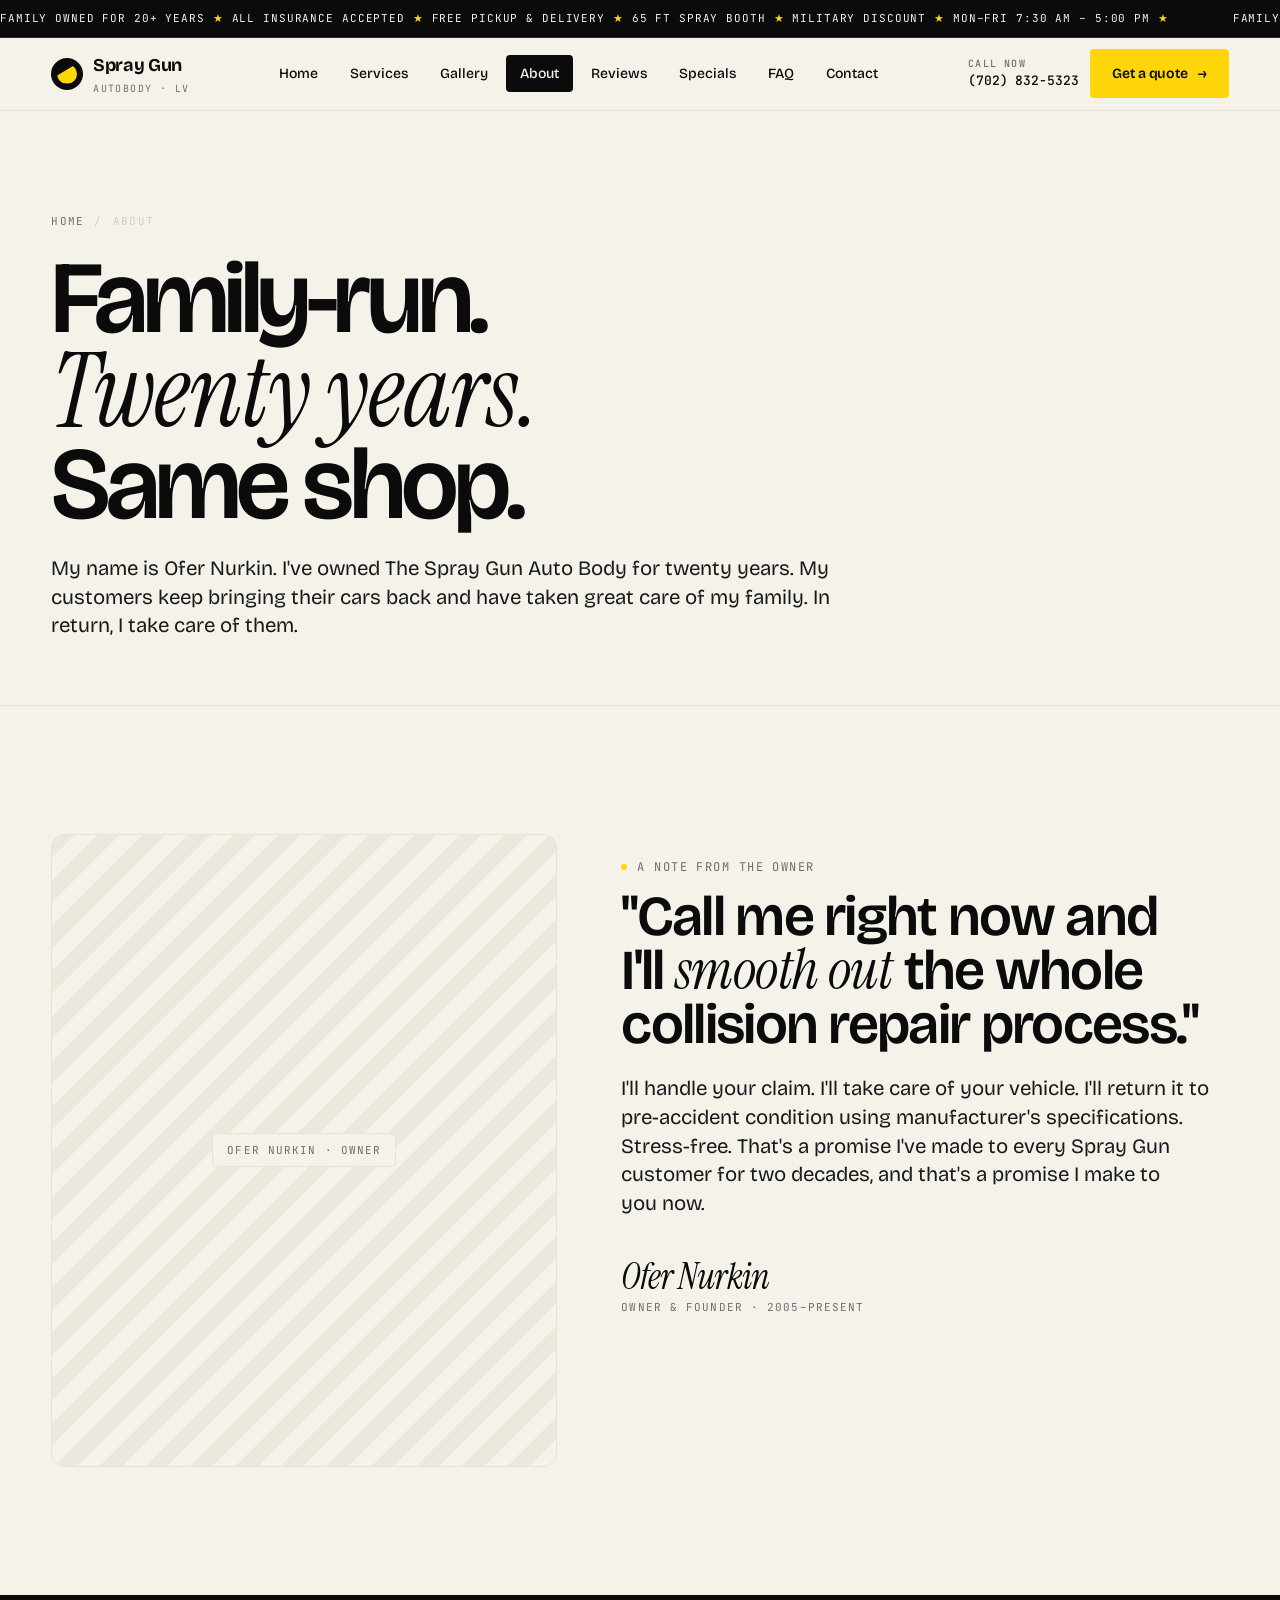
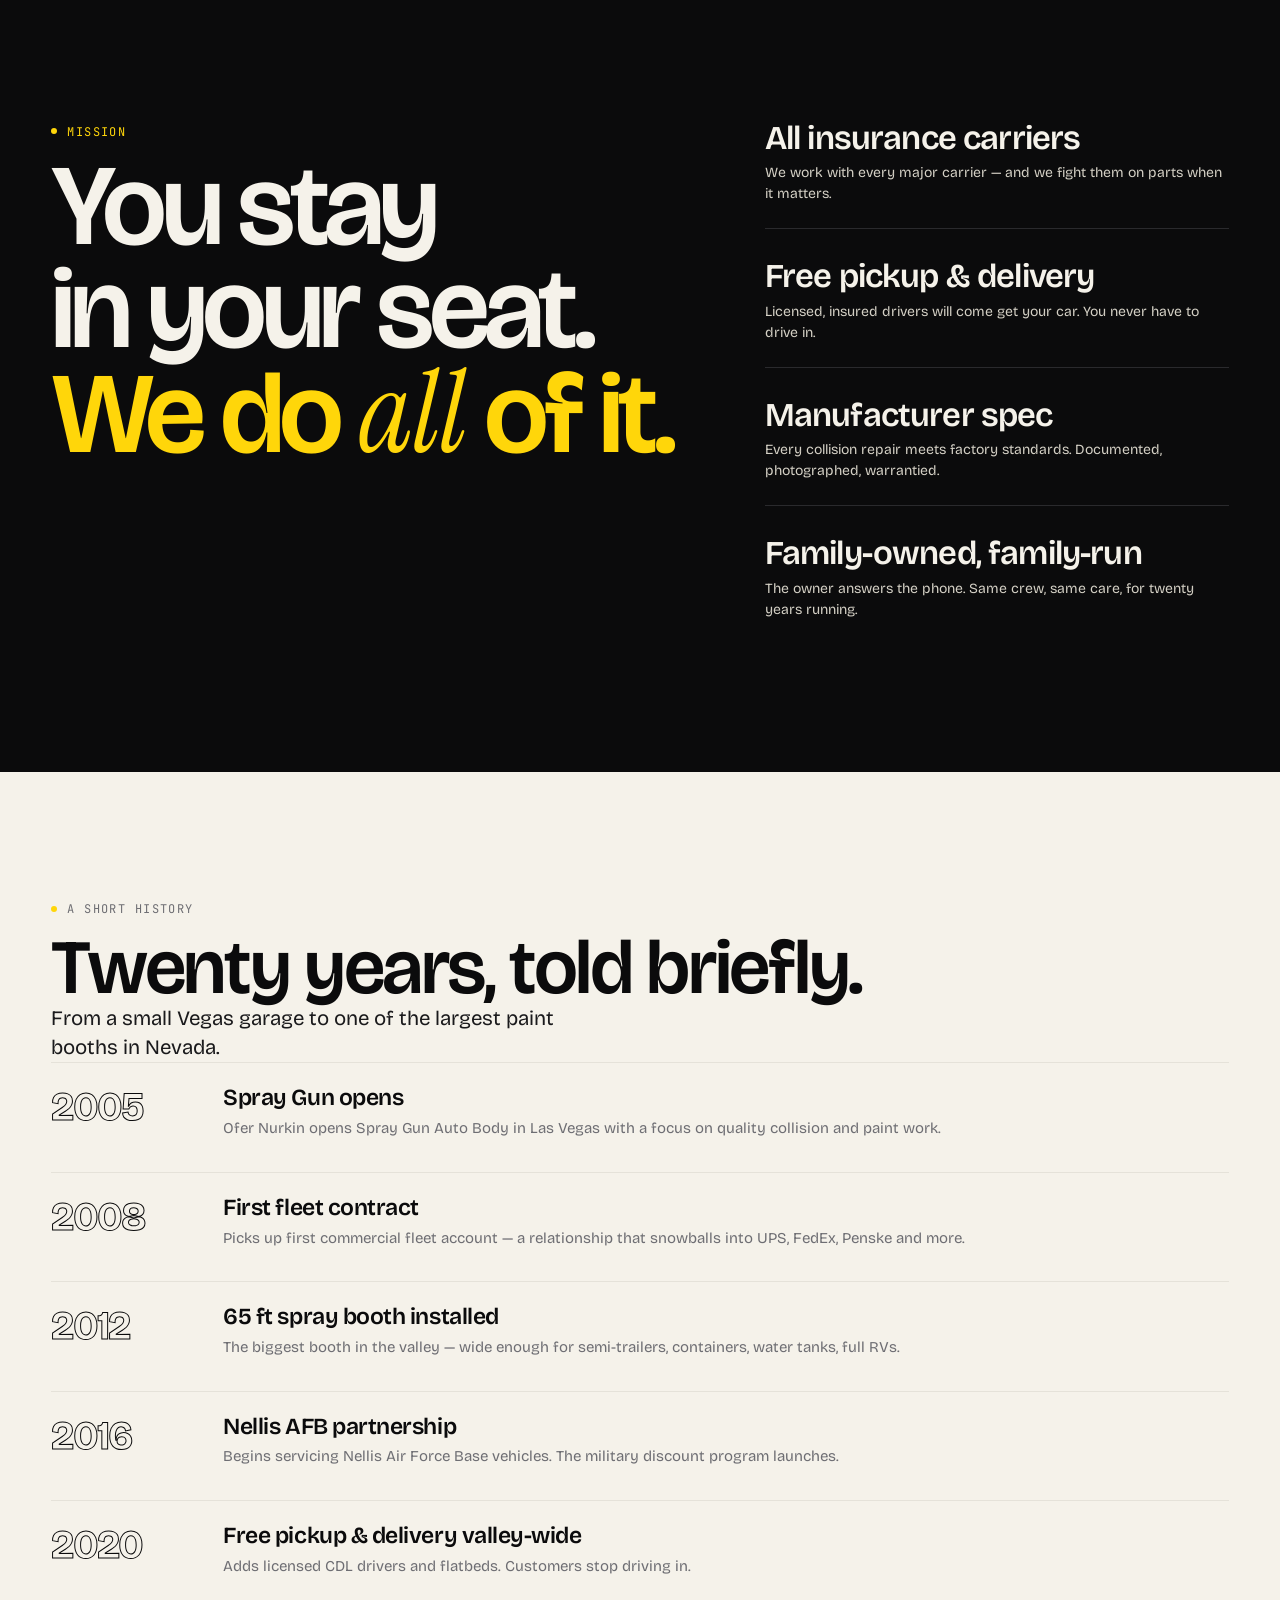
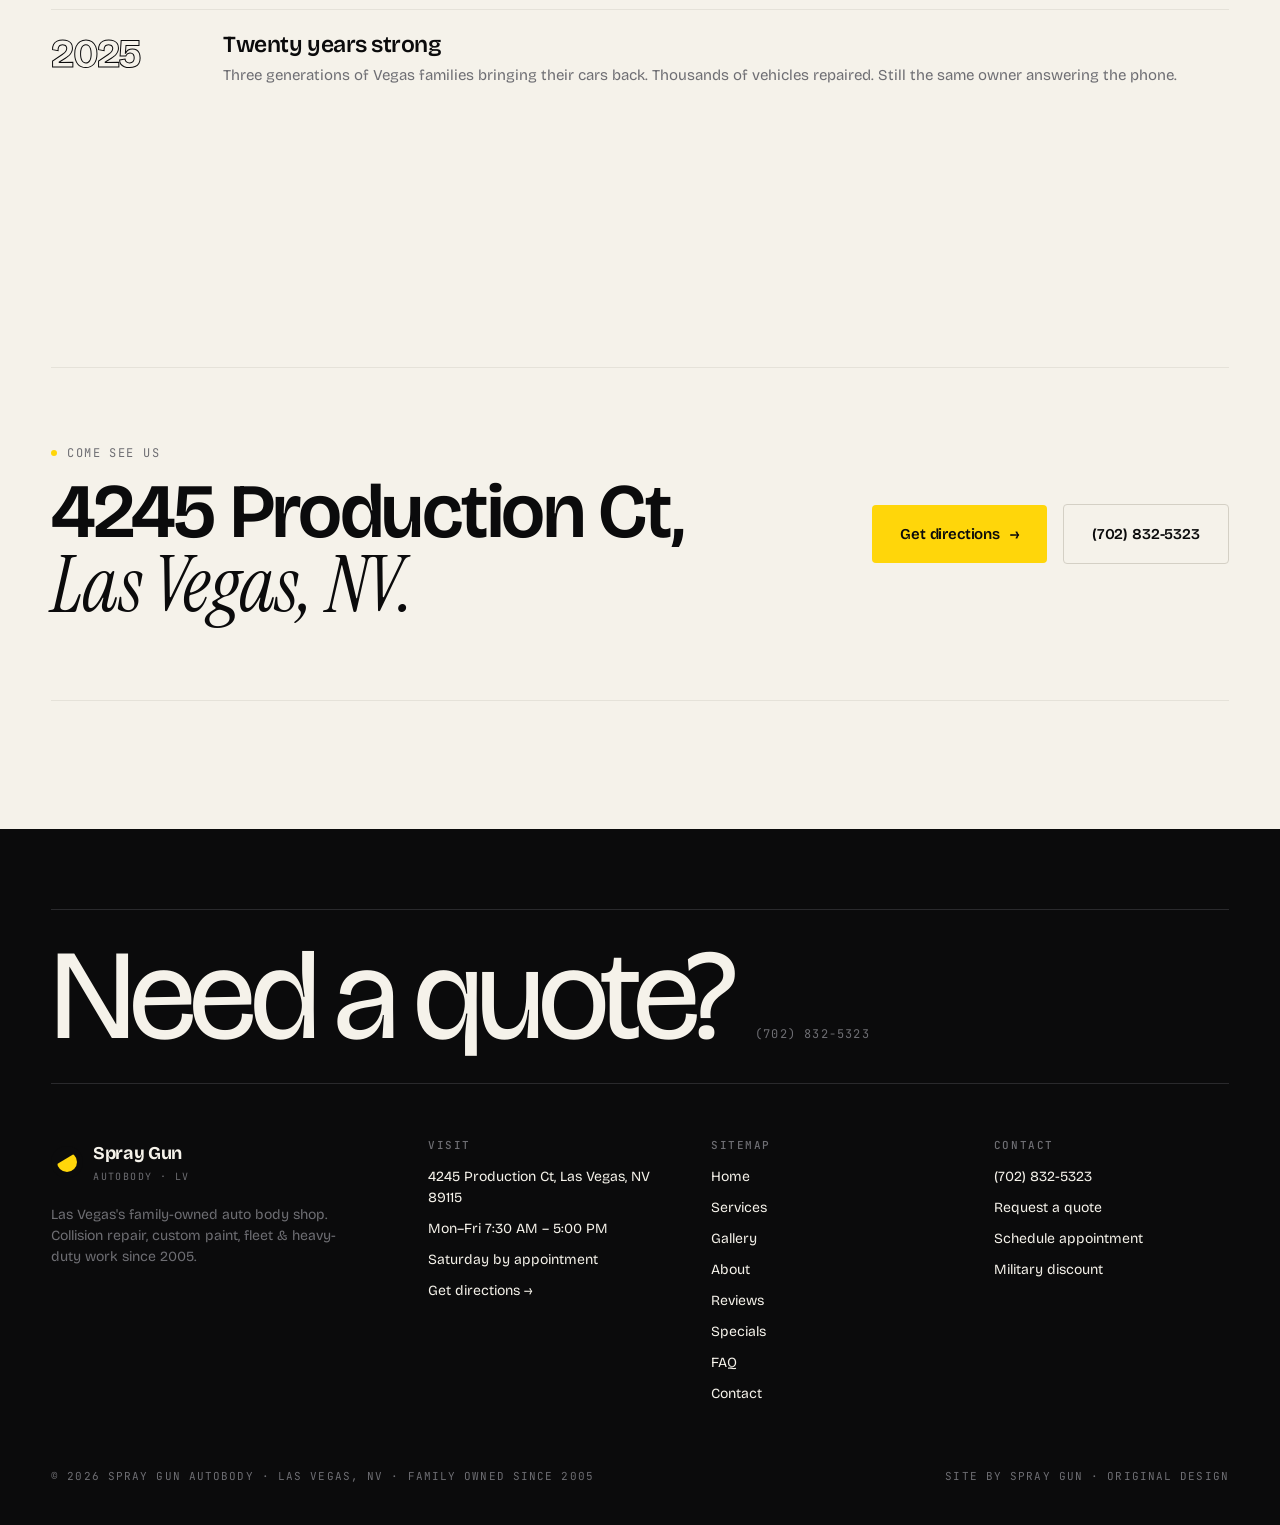
<file: about.html>
<!doctype html>
<html lang="en">
<head>
<meta charset="utf-8" />
<meta name="viewport" content="width=device-width,initial-scale=1" />
<title>About — Family Owned in Las Vegas Since 2005 | Spray Gun Autobody</title>
<meta name="description" content="Meet Ofer Nurkin and the Spray Gun Autobody team. Family-owned Las Vegas auto body shop since 2005, recognized as one of the most experienced collision &amp; paint specialists in Nevada." />
<meta name="keywords" content="about Spray Gun Autobody, Ofer Nurkin, family owned auto body Las Vegas, experienced collision repair Nevada, Las Vegas auto body history" />
<meta name="theme-color" content="#FFD60A" />
<link rel="canonical" href="https://thespraygun.com/about.html" />
<link rel="preconnect" href="https://fonts.googleapis.com" />
<link rel="preconnect" href="https://fonts.gstatic.com" crossorigin />
<link href="https://fonts.googleapis.com/css2?family=Bricolage+Grotesque:opsz,wght@12..96,400;12..96,500;12..96,600;12..96,700;12..96,800&family=Instrument+Serif:ital@0;1&family=JetBrains+Mono:wght@400;500&display=swap" rel="stylesheet" />
<link rel="stylesheet" href="assets/styles.css" />
</head>
<body>

<header data-nav="about"></header>

<section class="page-head" data-screen-label="04 About — Header">
  <div class="wrap">
    <div class="crumbs"><a href="index.html">Home</a><span>/</span><span>About</span></div>
    <h1>Family-run.<br /><span class="italic-serif">Twenty years.</span><br />Same shop.</h1>
    <p class="lead">
      My name is Ofer Nurkin. I've owned The Spray Gun Auto Body for twenty years. My customers
      keep bringing their cars back and have taken great care of my family. In return, I take care of them.
    </p>
  </div>
</section>

<!-- Owner intro -->
<section class="section">
  <div class="wrap owner-grid">
    <div class="owner-img ph" data-label="Ofer Nurkin · owner"></div>
    <div class="owner-copy">
      <div class="eyebrow eyebrow-dot">A note from the owner</div>
      <h2 class="h-2" style="margin-top:14px;">
        "Call me right now and I'll <span class="italic-serif">smooth out</span> the whole collision repair process."
      </h2>
      <p class="lead" style="margin-top:24px;">
        I'll handle your claim. I'll take care of your vehicle. I'll return it to pre-accident condition using
        manufacturer's specifications. Stress-free. That's a promise I've made to every Spray Gun customer
        for two decades, and that's a promise I make to you now.
      </p>
      <p class="owner-sig">
        <span class="italic-serif">Ofer Nurkin</span>
        <small>Owner &amp; founder · 2005–present</small>
      </p>
    </div>
  </div>
</section>

<!-- Mission -->
<section class="section" style="background:var(--ink); color:var(--paper);">
  <div class="wrap">
    <div class="mission-grid">
      <div>
        <div class="eyebrow eyebrow-dot" style="color:var(--yellow);">Mission</div>
        <h2 class="h-display" style="color:var(--paper); margin-top:14px;">
          You stay<br />in your seat.<br /><span style="color:var(--yellow);">We do <em class="italic-serif">all</em> of it.</span>
        </h2>
      </div>
      <div class="mission-points">
        <div>
          <h3 class="h-3">All insurance carriers</h3>
          <p>We work with every major carrier — and we fight them on parts when it matters.</p>
        </div>
        <div>
          <h3 class="h-3">Free pickup &amp; delivery</h3>
          <p>Licensed, insured drivers will come get your car. You never have to drive in.</p>
        </div>
        <div>
          <h3 class="h-3">Manufacturer spec</h3>
          <p>Every collision repair meets factory standards. Documented, photographed, warrantied.</p>
        </div>
        <div>
          <h3 class="h-3">Family-owned, family-run</h3>
          <p>The owner answers the phone. Same crew, same care, for twenty years running.</p>
        </div>
      </div>
    </div>
  </div>
</section>

<!-- Timeline -->
<section class="section">
  <div class="wrap">
    <div class="sec-head">
      <div>
        <div class="eyebrow eyebrow-dot">A short history</div>
        <h2 class="h-1" style="margin-top:14px;">Twenty years, told briefly.</h2>
      </div>
      <p class="lead" style="max-width:42ch;">
        From a small Vegas garage to one of the largest paint booths in Nevada.
      </p>
    </div>

    <ol class="timeline">
      <li>
        <div class="tl-year">2005</div>
        <div class="tl-card">
          <h3 class="h-4">Spray Gun opens</h3>
          <p>Ofer Nurkin opens Spray Gun Auto Body in Las Vegas with a focus on quality collision and paint work.</p>
        </div>
      </li>
      <li>
        <div class="tl-year">2008</div>
        <div class="tl-card">
          <h3 class="h-4">First fleet contract</h3>
          <p>Picks up first commercial fleet account — a relationship that snowballs into UPS, FedEx, Penske and more.</p>
        </div>
      </li>
      <li>
        <div class="tl-year">2012</div>
        <div class="tl-card">
          <h3 class="h-4">65 ft spray booth installed</h3>
          <p>The biggest booth in the valley — wide enough for semi-trailers, containers, water tanks, full RVs.</p>
        </div>
      </li>
      <li>
        <div class="tl-year">2016</div>
        <div class="tl-card">
          <h3 class="h-4">Nellis AFB partnership</h3>
          <p>Begins servicing Nellis Air Force Base vehicles. The military discount program launches.</p>
        </div>
      </li>
      <li>
        <div class="tl-year">2020</div>
        <div class="tl-card">
          <h3 class="h-4">Free pickup &amp; delivery valley-wide</h3>
          <p>Adds licensed CDL drivers and flatbeds. Customers stop driving in.</p>
        </div>
      </li>
      <li>
        <div class="tl-year">2025</div>
        <div class="tl-card">
          <h3 class="h-4">Twenty years strong</h3>
          <p>Three generations of Vegas families bringing their cars back. Thousands of vehicles repaired. Still the same owner answering the phone.</p>
        </div>
      </li>
    </ol>
  </div>
</section>


<!-- CTA -->
<section class="section">
  <div class="wrap">
    <div class="cta-strip">
      <div>
        <div class="eyebrow eyebrow-dot">Come see us</div>
        <h2 class="h-1" style="margin-top:14px;">4245 Production Ct,<br /><span class="italic-serif">Las Vegas, NV.</span></h2>
      </div>
      <div class="row">
        <a href="contact.html" class="btn btn-yellow btn-lg">Get directions <span class="arrow">→</span></a>
        <a href="tel:7028325323" class="btn btn-ghost btn-lg">(702) 832-5323</a>
      </div>
    </div>
  </div>
</section>

<footer data-footer="about"></footer>

<script src="assets/shared.js"></script>

<style>
.owner-grid {
  display: grid;
  grid-template-columns: 1fr 1.2fr;
  gap: 64px;
  align-items: start;
}
@media (max-width: 900px) { .owner-grid { grid-template-columns: 1fr; gap: 40px; } }
.owner-img { aspect-ratio: 4 / 5; border-radius: var(--radius-lg); }
.owner-copy { padding-top: 24px; }
.owner-sig {
  margin-top: 40px;
  display: flex;
  flex-direction: column;
  gap: 4px;
}
.owner-sig span {
  font-family: "Instrument Serif", serif;
  font-style: italic;
  font-size: 36px;
  letter-spacing: -0.02em;
  line-height: 1;
}
.owner-sig small {
  font-family: var(--mono);
  font-size: 11px;
  letter-spacing: 0.1em;
  text-transform: uppercase;
  color: var(--mute);
}

.mission-grid {
  display: grid;
  grid-template-columns: 1.4fr 1fr;
  gap: 64px;
}
@media (max-width: 900px) { .mission-grid { grid-template-columns: 1fr; } }
.mission-points {
  display: flex;
  flex-direction: column;
  gap: 32px;
  align-self: end;
}
.mission-points > div {
  padding-bottom: 24px;
  border-bottom: 1px solid var(--ink-3);
}
.mission-points > div:last-child { border-bottom: 0; }
.mission-points p { color: var(--line-2); font-size: 14px; margin-top: 8px; }

.timeline {
  list-style: none;
  display: flex;
  flex-direction: column;
  gap: 8px;
}
.timeline li {
  display: grid;
  grid-template-columns: 140px 1fr;
  gap: 32px;
  padding: 24px 0;
  border-top: 1px solid var(--line);
  align-items: start;
  transition: background 0.3s;
}
.timeline li:hover { background: var(--paper-2); }
.tl-year {
  font-family: var(--display);
  font-size: 40px;
  font-weight: 700;
  letter-spacing: -0.04em;
  color: var(--yellow-2);
  -webkit-text-stroke: 1px var(--ink);
  color: transparent;
  line-height: 1;
}
.tl-card { display: flex; flex-direction: column; gap: 8px; }
.tl-card p { color: var(--mute); font-size: 15px; }
@media (max-width: 700px) {
  .timeline li { grid-template-columns: 1fr; gap: 12px; }
  .tl-year { font-size: 28px; }
}

.team-grid {
  display: grid;
  grid-template-columns: repeat(4, 1fr);
  gap: 24px;
}
@media (max-width: 900px) { .team-grid { grid-template-columns: repeat(2, 1fr); } }
.team-card { display: flex; flex-direction: column; gap: 12px; }
.team-card .ph { border-radius: var(--radius-lg); }
.team-card small {
  font-family: var(--mono);
  font-size: 11px;
  letter-spacing: 0.1em;
  text-transform: uppercase;
  color: var(--mute);
}

.cta-strip {
  display: flex;
  align-items: center;
  justify-content: space-between;
  gap: 32px;
  flex-wrap: wrap;
  border-top: 1px solid var(--line);
  border-bottom: 1px solid var(--line);
  padding-block: clamp(48px, 6vw, 80px);
}
footer { margin-top: 0; }
</style>
</body>
</html>
</file>
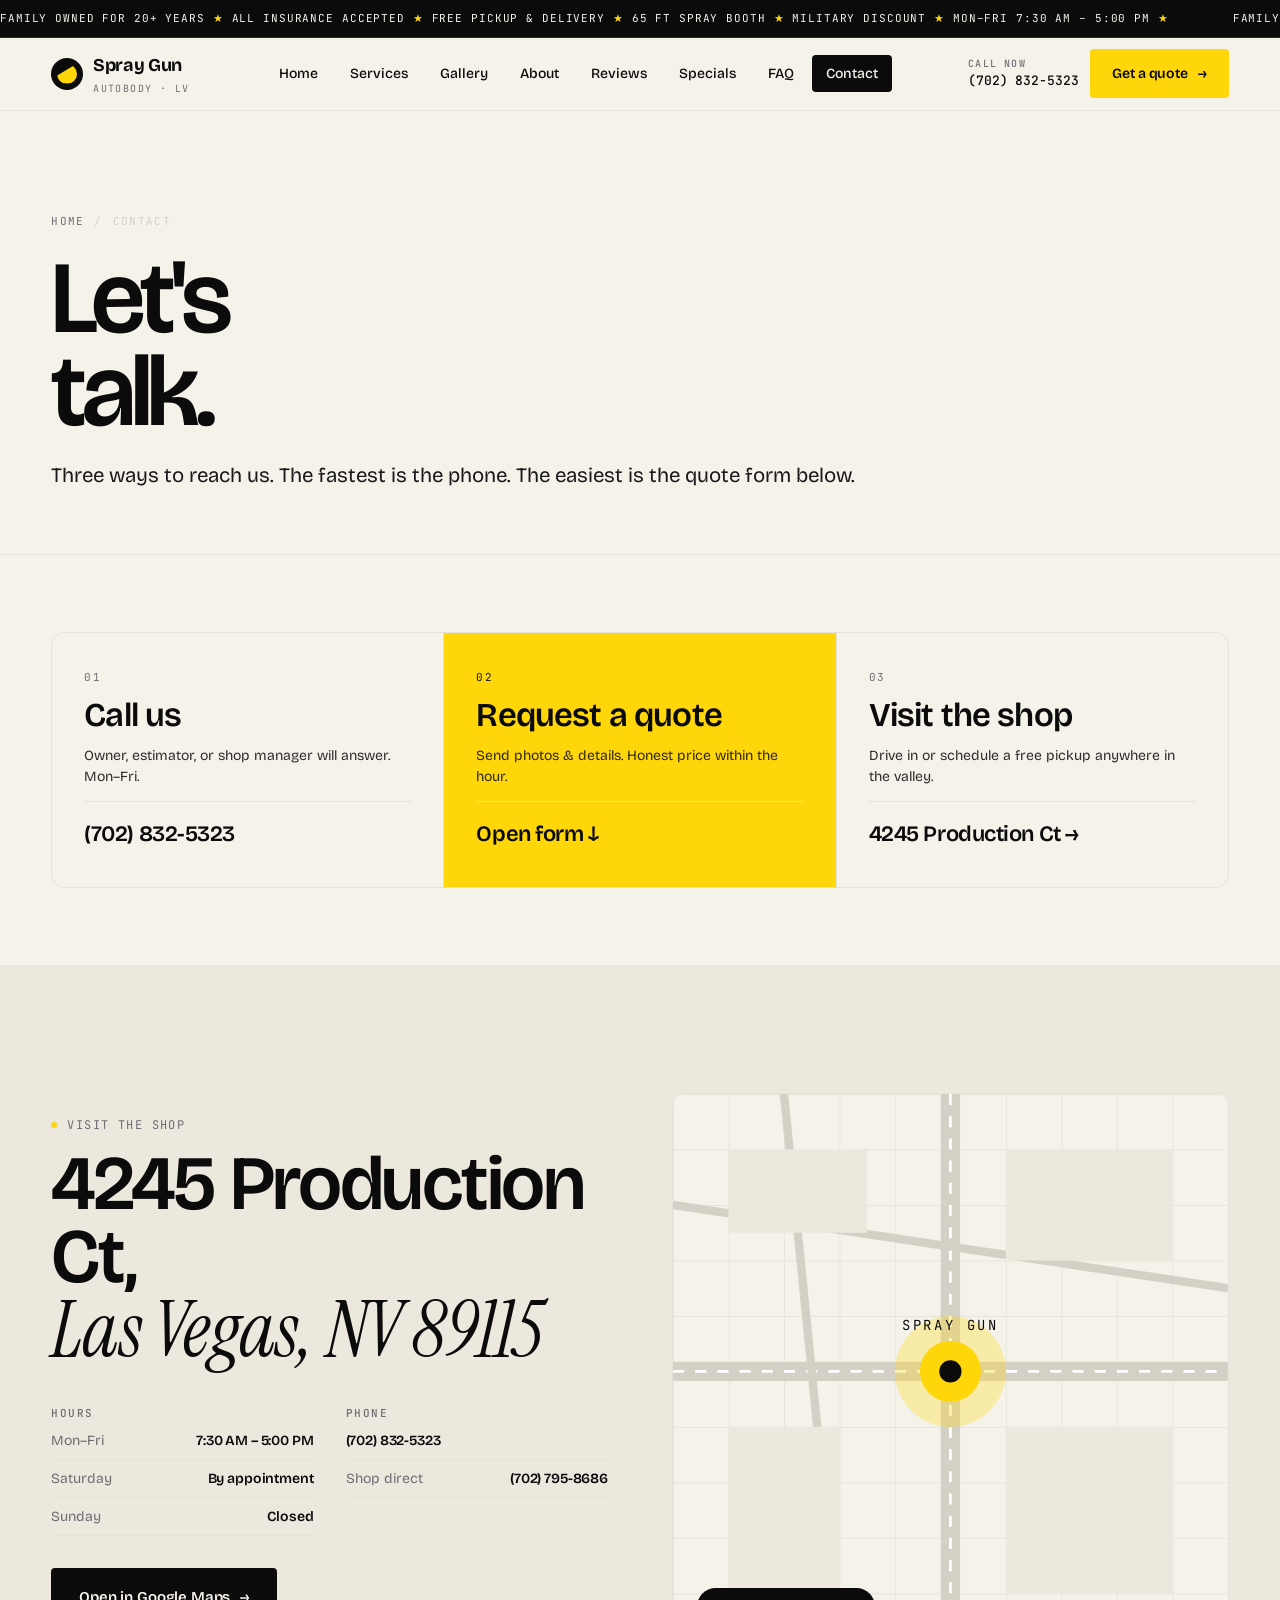
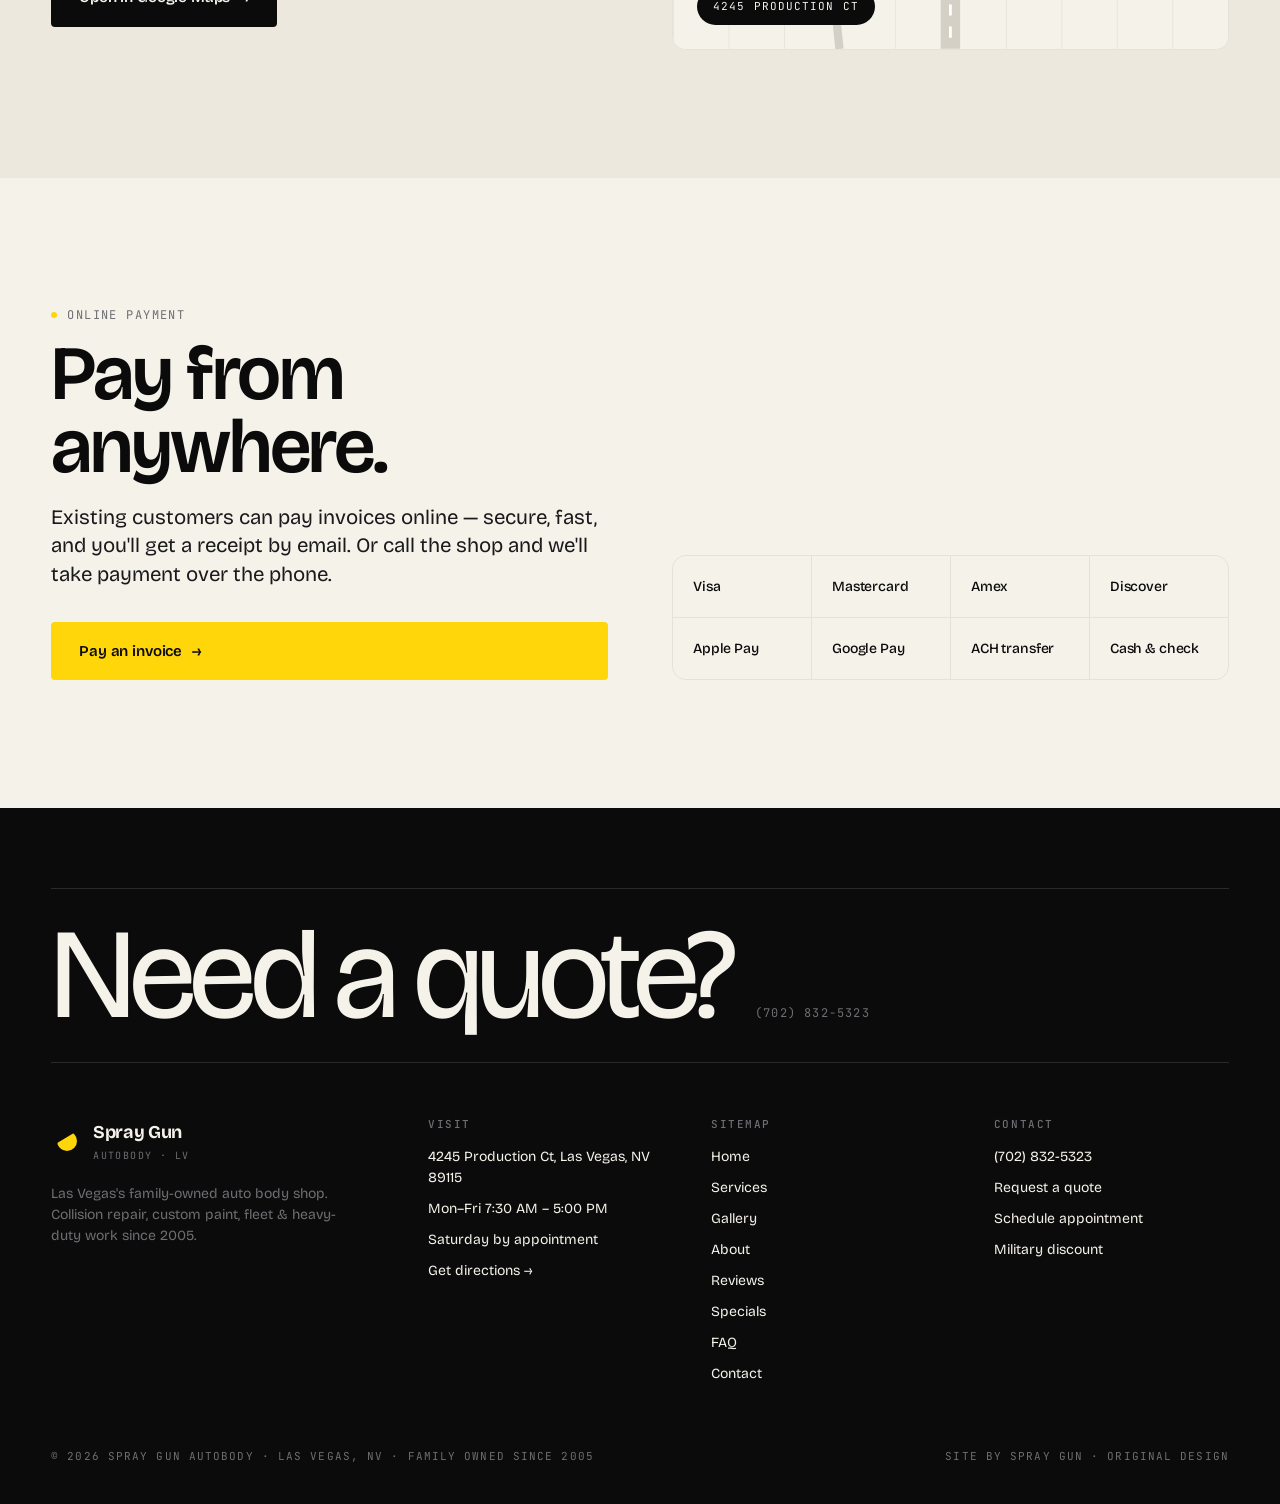
<file: contact.html>
<!doctype html>
<html lang="en">
<head>
<meta charset="utf-8" />
<meta name="viewport" content="width=device-width,initial-scale=1" />
<title>Contact &amp; Directions — 4245 Production Ct, Las Vegas | Spray Gun Autobody</title>
<meta name="description" content="Get directions to Spray Gun Autobody at 4245 Production Ct, Las Vegas, NV 89115. Call (702) 832-5323, request a free quote, schedule an appointment, or pay online." />
<meta name="keywords" content="Spray Gun Autobody address, auto body shop directions Las Vegas, schedule auto body appointment, free quote Las Vegas, online payment auto body" />
<meta name="theme-color" content="#FFD60A" />
<link rel="canonical" href="https://thespraygun.com/contact.html" />
<link rel="preconnect" href="https://fonts.googleapis.com" />
<link rel="preconnect" href="https://fonts.gstatic.com" crossorigin />
<link href="https://fonts.googleapis.com/css2?family=Bricolage+Grotesque:opsz,wght@12..96,400;12..96,500;12..96,600;12..96,700;12..96,800&family=Instrument+Serif:ital@0;1&family=JetBrains+Mono:wght@400;500&display=swap" rel="stylesheet" />
<link rel="stylesheet" href="assets/styles.css" />

<script type="application/ld+json">
{
  "@context": "https://schema.org",
  "@type": "AutoBodyShop",
  "name": "Spray Gun Autobody",
  "telephone": "+1-702-832-5323",
  "address": { "@type": "PostalAddress", "streetAddress": "4245 Production Ct", "addressLocality": "Las Vegas", "addressRegion": "NV", "postalCode": "89115", "addressCountry": "US" },
  "geo": { "@type": "GeoCoordinates", "latitude": 36.234, "longitude": -115.078 },
  "openingHoursSpecification": [{ "@type": "OpeningHoursSpecification", "dayOfWeek":["Monday","Tuesday","Wednesday","Thursday","Friday"], "opens":"07:30", "closes":"17:00" }]
}
</script>
</head>
<body>

<header data-nav="contact"></header>

<section class="page-head" data-screen-label="08 Contact — Header">
  <div class="wrap">
    <div class="crumbs"><a href="index.html">Home</a><span>/</span><span>Contact</span></div>
    <h1>Let's<br />talk.</h1>
    <p class="lead">
      Three ways to reach us. The fastest is the phone. The easiest is the quote form below.
    </p>
  </div>
</section>

<!-- THREE-COLUMN CONTACT STRIP -->
<section class="section-sm">
  <div class="wrap">
    <div class="contact-strip">
      <a href="tel:7028325323" class="cs-card">
        <span class="cs-num">01</span>
        <h2 class="h-3">Call us</h2>
        <p>Owner, estimator, or shop manager will answer. Mon–Fri.</p>
        <strong>(702) 832-5323</strong>
      </a>
      <a href="#quote" class="cs-card cs-feature">
        <span class="cs-num">02</span>
        <h2 class="h-3">Request a quote</h2>
        <p>Send photos &amp; details. Honest price within the hour.</p>
        <strong>Open form ↓</strong>
      </a>
      <a href="#visit" class="cs-card">
        <span class="cs-num">03</span>
        <h2 class="h-3">Visit the shop</h2>
        <p>Drive in or schedule a free pickup anywhere in the valley.</p>
        <strong>4245 Production Ct →</strong>
      </a>
    </div>
  </div>
</section>

<!-- VISIT / DIRECTIONS -->
<section class="section" id="visit" style="background:var(--paper-2);" data-screen-label="08 Contact — Visit">
  <div class="wrap">
    <div class="visit-grid">
      <div class="visit-meta">
        <div class="eyebrow eyebrow-dot">Visit the shop</div>
        <h2 class="h-1" style="margin-top:14px;">4245 Production Ct,<br /><span class="italic-serif">Las Vegas, NV 89115</span></h2>

        <div class="visit-blocks">
          <div>
            <h4>Hours</h4>
            <ul>
              <li><span>Mon–Fri</span><strong>7:30 AM – 5:00 PM</strong></li>
              <li><span>Saturday</span><strong>By appointment</strong></li>
              <li><span>Sunday</span><strong>Closed</strong></li>
            </ul>
          </div>
          <div>
            <h4>Phone</h4>
            <ul>
              <li><a href="tel:7028325323"><strong>(702) 832-5323</strong></a></li>
              <li><span>Shop direct</span><strong>(702) 795-8686</strong></li>
            </ul>
          </div>
        </div>

        <a href="https://maps.google.com/?q=4245+Production+Ct+Las+Vegas+NV+89115" target="_blank" rel="noopener" class="btn btn-ink btn-lg" style="margin-top:32px;">
          Open in Google Maps <span class="arrow">→</span>
        </a>
      </div>

      <div class="visit-map">
        <!-- Decorative map placeholder (no copyrighted tiles) -->
        <svg viewBox="0 0 400 400" preserveAspectRatio="xMidYMid slice" aria-hidden="true">
          <defs>
            <pattern id="grid" width="40" height="40" patternUnits="userSpaceOnUse">
              <path d="M40 0H0V40" fill="none" stroke="rgba(0,0,0,0.08)" stroke-width="1" />
            </pattern>
          </defs>
          <rect width="400" height="400" fill="#F5F2EA" />
          <rect width="400" height="400" fill="url(#grid)" />
          <!-- roads -->
          <path d="M0,200 L400,200" stroke="#D4D0C5" stroke-width="14" />
          <path d="M200,0 L200,400" stroke="#D4D0C5" stroke-width="14" />
          <path d="M0,200 L400,200" stroke="#fff" stroke-width="2" stroke-dasharray="8 8" />
          <path d="M200,0 L200,400" stroke="#fff" stroke-width="2" stroke-dasharray="8 8" />
          <path d="M0,80 L400,140" stroke="#D4D0C5" stroke-width="6" />
          <path d="M80,0 L120,400" stroke="#D4D0C5" stroke-width="6" />
          <!-- blocks -->
          <rect x="40" y="40" width="100" height="60" fill="#ECE8DD" />
          <rect x="240" y="40" width="120" height="80" fill="#ECE8DD" />
          <rect x="40" y="240" width="80" height="120" fill="#ECE8DD" />
          <rect x="240" y="240" width="120" height="120" fill="#ECE8DD" />
          <!-- pin -->
          <circle cx="200" cy="200" r="40" fill="#FFD60A" opacity="0.3" />
          <circle cx="200" cy="200" r="22" fill="#FFD60A" />
          <circle cx="200" cy="200" r="8" fill="#0B0B0C" />
          <text x="200" y="170" text-anchor="middle" font-family="JetBrains Mono" font-size="10" letter-spacing="2" fill="#0B0B0C">SPRAY GUN</text>
        </svg>
        <div class="map-pin-label">4245 Production Ct</div>
      </div>
    </div>
  </div>
</section>

<!-- PAYMENT -->
<section class="section" id="payment">
  <div class="wrap">
    <div class="pay-grid">
      <div>
        <div class="eyebrow eyebrow-dot">Online payment</div>
        <h2 class="h-1" style="margin-top:14px;">Pay from anywhere.</h2>
        <p class="lead" style="margin-top:20px;">
          Existing customers can pay invoices online — secure, fast, and you'll get a receipt by email. Or call the shop and we'll take payment over the phone.
        </p>
      </div>
      <div class="pay-methods">
        <div class="pm">Visa</div>
        <div class="pm">Mastercard</div>
        <div class="pm">Amex</div>
        <div class="pm">Discover</div>
        <div class="pm">Apple Pay</div>
        <div class="pm">Google Pay</div>
        <div class="pm">ACH transfer</div>
        <div class="pm">Cash &amp; check</div>
      </div>
      <a href="#" class="btn btn-yellow btn-lg pay-cta">Pay an invoice <span class="arrow">→</span></a>
    </div>
  </div>
</section>

<footer data-footer="contact"></footer>

<script src="assets/shared.js"></script>
<script>
  /* Multi-step form */
  (function () {
    const steps = document.querySelectorAll(".quote-step");
    const dots = document.querySelectorAll(".qp-step");
    const fill = document.getElementById("qp-fill");

    function go(n) {
      steps.forEach((s) => s.classList.toggle("active", +s.dataset.step === n));
      dots.forEach((d) => d.classList.toggle("active", +d.dataset.step <= n));
      // simple progress fill: 0/33/66/100
      const pct = ((n - 1) / 3) * 100;
      document.querySelectorAll(".qp-bar div").forEach((b, i) => {
        b.style.width = (i < n - 1 ? "100" : "0") + "%";
      });
      window.scrollTo({ top: document.getElementById("quote").offsetTop - 80, behavior: "smooth" });
    }

    document.querySelectorAll("[data-go]").forEach((btn) => {
      btn.addEventListener("click", () => go(+btn.dataset.go));
    });
  })();
</script>

<style>
.contact-strip {
  display: grid;
  grid-template-columns: repeat(3, 1fr);
  gap: 1px;
  background: var(--line);
  border: 1px solid var(--line);
  border-radius: var(--radius-lg);
  overflow: hidden;
}
@media (max-width: 800px) { .contact-strip { grid-template-columns: 1fr; } }
.cs-card {
  background: var(--paper);
  padding: 36px 32px;
  display: flex;
  flex-direction: column;
  gap: 14px;
  min-height: 240px;
  transition: background 0.3s, color 0.3s;
  cursor: pointer;
}
.cs-card:hover { background: var(--ink); color: var(--paper); }
.cs-card:hover .cs-num { color: var(--yellow); }
.cs-num {
  font-family: var(--mono);
  font-size: 11px;
  letter-spacing: 0.14em;
  color: var(--mute);
  transition: color 0.3s;
}
.cs-card p { font-size: 14px; color: inherit; opacity: 0.85; line-height: 1.5; }
.cs-card strong {
  font-family: var(--display);
  margin-top: auto;
  padding-top: 16px;
  font-size: 22px;
  letter-spacing: -0.02em;
  font-weight: 600;
  border-top: 1px solid var(--line);
  transition: border-color 0.3s;
}
.cs-card:hover strong { border-color: var(--ink-3); }
.cs-feature { background: var(--yellow); }
.cs-feature .cs-num { color: var(--ink-2); }

/* QUOTE FORM */
.quote-layout {
  display: grid;
  grid-template-columns: 1fr 1.6fr;
  gap: 64px;
  align-items: start;
}
@media (max-width: 980px) { .quote-layout { grid-template-columns: 1fr; gap: 32px; } }
.quote-side { position: sticky; top: 96px; }
@media (max-width: 980px) { .quote-side { position: static; } }
.quote-trust {
  display: flex;
  gap: 24px;
  margin-top: 48px;
  padding-top: 24px;
  border-top: 1px solid var(--line);
}
.quote-trust > div { display: flex; flex-direction: column; gap: 4px; }
.quote-trust strong {
  font-family: var(--display);
  font-size: 28px;
  font-weight: 700;
  letter-spacing: -0.03em;
  line-height: 1;
}
.quote-trust small {
  font-family: var(--mono);
  font-size: 10px;
  letter-spacing: 0.12em;
  text-transform: uppercase;
  color: var(--mute);
}

.quote-form {
  background: var(--white);
  border: 1px solid var(--line);
  border-radius: var(--radius-lg);
  padding: 40px;
  position: relative;
  min-height: 600px;
}
@media (max-width: 600px) { .quote-form { padding: 28px; } }

.quote-progress {
  display: grid;
  grid-template-columns: auto 1fr auto 1fr auto 1fr auto;
  align-items: center;
  gap: 12px;
  margin-bottom: 40px;
  padding-bottom: 32px;
  border-bottom: 1px solid var(--line);
}
.qp-step {
  display: flex;
  flex-direction: column;
  align-items: center;
  gap: 6px;
}
.qp-step span {
  width: 32px; height: 32px;
  border-radius: 50%;
  background: var(--paper-2);
  display: flex; align-items: center; justify-content: center;
  font-family: var(--mono);
  font-size: 12px;
  font-weight: 600;
  color: var(--mute);
  transition: background 0.3s, color 0.3s;
}
.qp-step.active span { background: var(--ink); color: var(--yellow); }
.qp-step small {
  font-family: var(--mono);
  font-size: 9px;
  letter-spacing: 0.12em;
  text-transform: uppercase;
  color: var(--mute);
}
.qp-bar { height: 2px; background: var(--paper-2); border-radius: 999px; overflow: hidden; }
.qp-bar div { height: 100%; background: var(--ink); width: 0; transition: width 0.4s ease; }

.quote-step { display: none; border: 0; }
.quote-step.active { display: block; animation: fadeUp 0.4s ease; }
.quote-step .step-meta {
  font-family: var(--mono);
  font-size: 11px;
  letter-spacing: 0.12em;
  text-transform: uppercase;
  color: var(--mute);
  margin-bottom: 12px;
}
.quote-step h3 { margin-bottom: 32px; }

.form-grid {
  display: grid;
  grid-template-columns: 1fr 1fr;
  gap: 20px;
}
@media (max-width: 540px) { .form-grid { grid-template-columns: 1fr; } }

.chip-group {
  display: flex;
  flex-wrap: wrap;
  gap: 8px;
}
.chip-group label {
  cursor: pointer;
}
.chip-group input { position: absolute; opacity: 0; pointer-events: none; }
.chip-group span {
  display: inline-block;
  padding: 10px 16px;
  border: 1px solid var(--line-2);
  border-radius: 999px;
  font-size: 14px;
  font-weight: 500;
  transition: background 0.2s, color 0.2s, border-color 0.2s;
}
.chip-group label:hover span { background: var(--paper-2); }
.chip-group input:checked + span {
  background: var(--ink);
  color: var(--yellow);
  border-color: var(--ink);
}

.upload {
  border: 2px dashed var(--line-2);
  border-radius: var(--radius);
  padding: 32px;
  text-align: center;
  color: var(--mute);
  font-size: 14px;
}
.upload span { font-size: 24px; display: block; margin-bottom: 6px; }

.quote-nav {
  display: flex;
  justify-content: space-between;
  margin-top: 40px;
  padding-top: 24px;
  border-top: 1px solid var(--line);
}

.quote-success {
  display: none;
  text-align: center;
  padding: 40px 20px;
}
.quote-form.done .quote-step,
.quote-form.done .quote-progress { display: none; }
.quote-form.done .quote-success { display: block; }
.qs-icon {
  width: 80px;
  height: 80px;
  margin: 0 auto 24px;
  background: var(--yellow);
  border-radius: 50%;
  display: flex;
  align-items: center;
  justify-content: center;
  color: var(--ink);
}

/* VISIT / MAP */
.visit-grid {
  display: grid;
  grid-template-columns: 1fr 1fr;
  gap: 64px;
  align-items: center;
}
@media (max-width: 900px) { .visit-grid { grid-template-columns: 1fr; gap: 40px; } }
.visit-blocks {
  display: grid;
  grid-template-columns: 1fr 1fr;
  gap: 32px;
  margin-top: 40px;
}
@media (max-width: 600px) { .visit-blocks { grid-template-columns: 1fr; } }
.visit-blocks h4 {
  font-family: var(--mono);
  font-size: 11px;
  letter-spacing: 0.14em;
  text-transform: uppercase;
  color: var(--mute);
  font-weight: 500;
  margin-bottom: 12px;
}
.visit-blocks ul { list-style: none; display: flex; flex-direction: column; gap: 8px; }
.visit-blocks ul li {
  display: flex;
  justify-content: space-between;
  font-size: 14px;
  padding-bottom: 8px;
  border-bottom: 1px solid var(--line);
}
.visit-blocks ul span { color: var(--mute); }
.visit-blocks strong {
  font-family: var(--display);
  font-weight: 600;
  letter-spacing: -0.01em;
}

.visit-map {
  position: relative;
  aspect-ratio: 1 / 1;
  border-radius: var(--radius-lg);
  overflow: hidden;
  border: 1px solid var(--line);
  background: var(--white);
}
.visit-map svg { width: 100%; height: 100%; display: block; }
.map-pin-label {
  position: absolute;
  bottom: 24px;
  left: 24px;
  background: var(--ink);
  color: var(--paper);
  font-family: var(--mono);
  font-size: 11px;
  letter-spacing: 0.1em;
  text-transform: uppercase;
  padding: 10px 16px;
  border-radius: 999px;
}

/* PAYMENT */
.pay-grid {
  display: grid;
  grid-template-columns: 1fr 1fr;
  grid-template-rows: auto auto;
  gap: 32px 64px;
  align-items: end;
}
@media (max-width: 900px) { .pay-grid { grid-template-columns: 1fr; } }
.pay-methods {
  display: grid;
  grid-template-columns: repeat(4, 1fr);
  gap: 1px;
  background: var(--line);
  border: 1px solid var(--line);
  border-radius: var(--radius-lg);
  overflow: hidden;
  grid-row: 1 / 3;
  grid-column: 2;
}
@media (max-width: 900px) {
  .pay-methods { grid-column: 1; grid-row: auto; grid-template-columns: repeat(2, 1fr); }
  .pay-cta { grid-column: 1; }
}
.pm {
  background: var(--paper);
  padding: 20px;
  font-family: var(--display);
  font-weight: 500;
  font-size: 14px;
  letter-spacing: -0.01em;
  transition: background 0.3s;
}
.pm:hover { background: var(--yellow); }

.pay-cta { align-self: start; }

footer { margin-top: 0; }
</style>
</body>
</html>
</file>
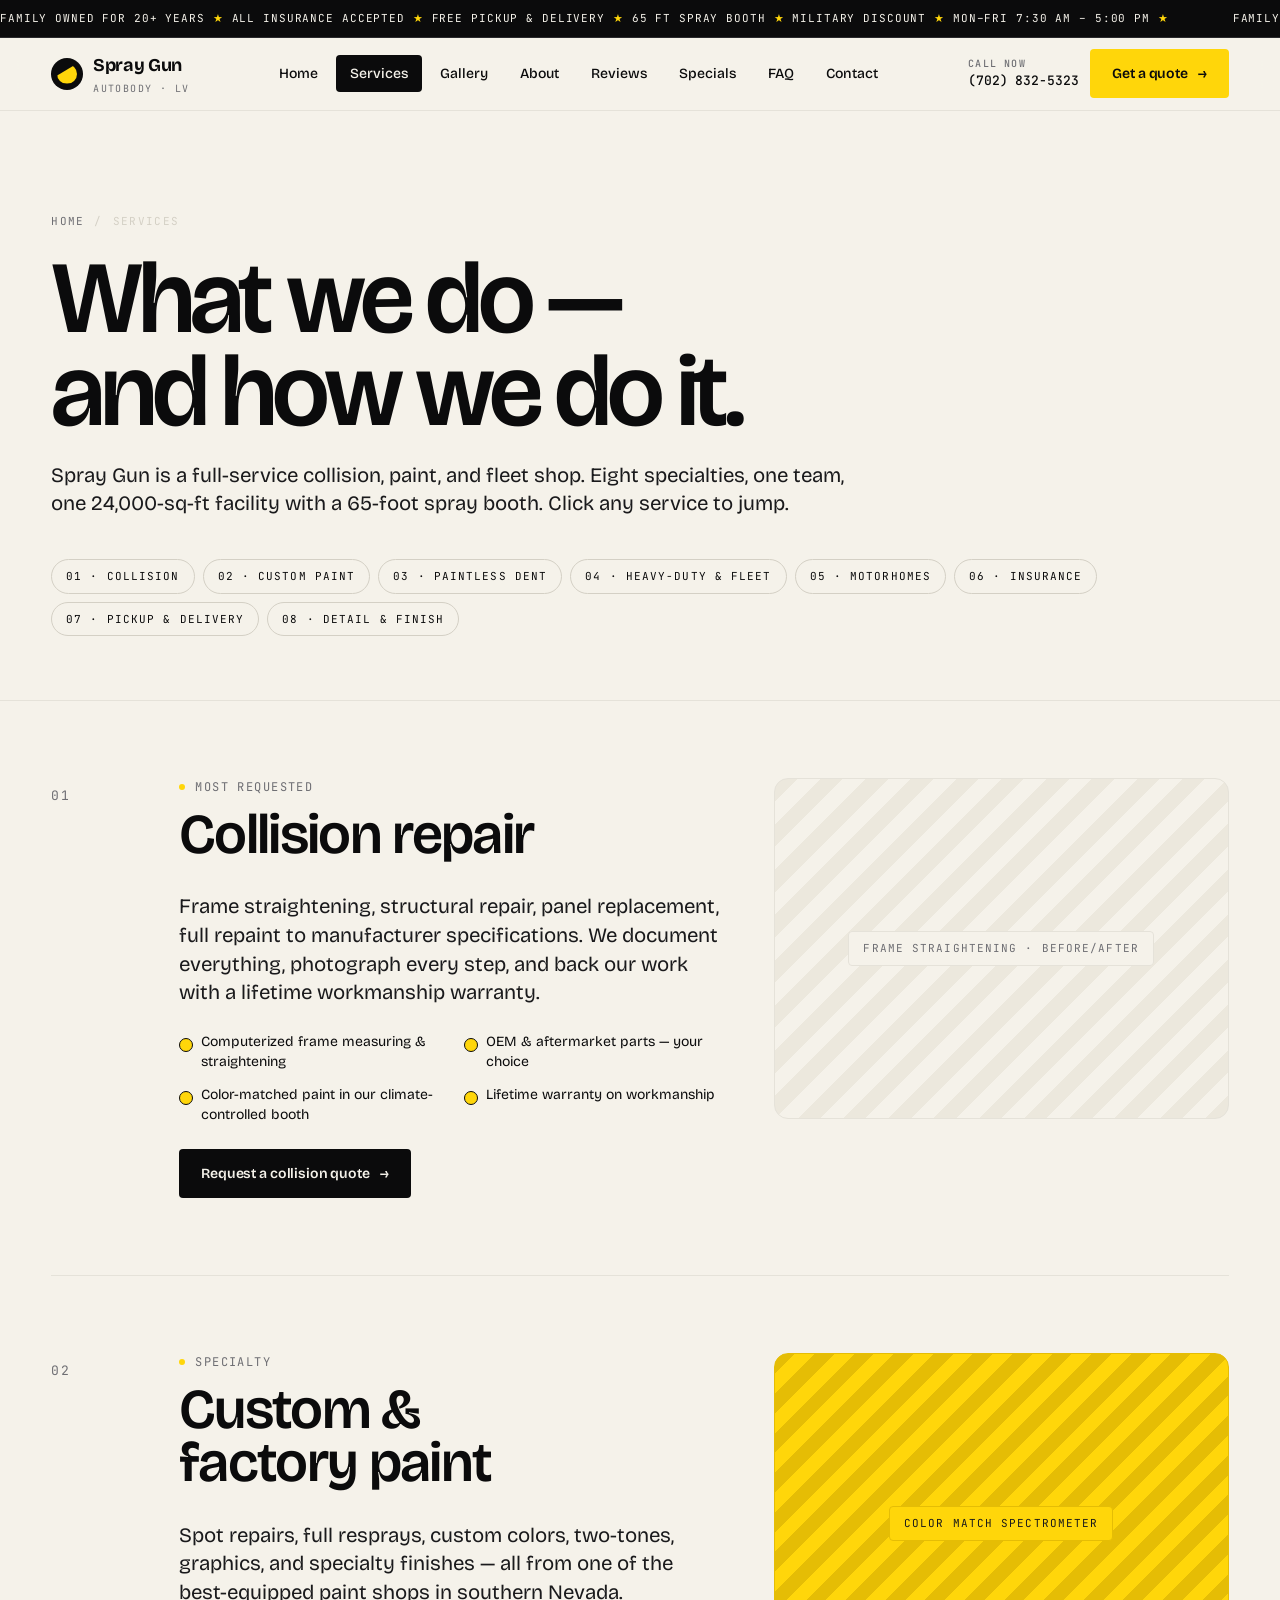
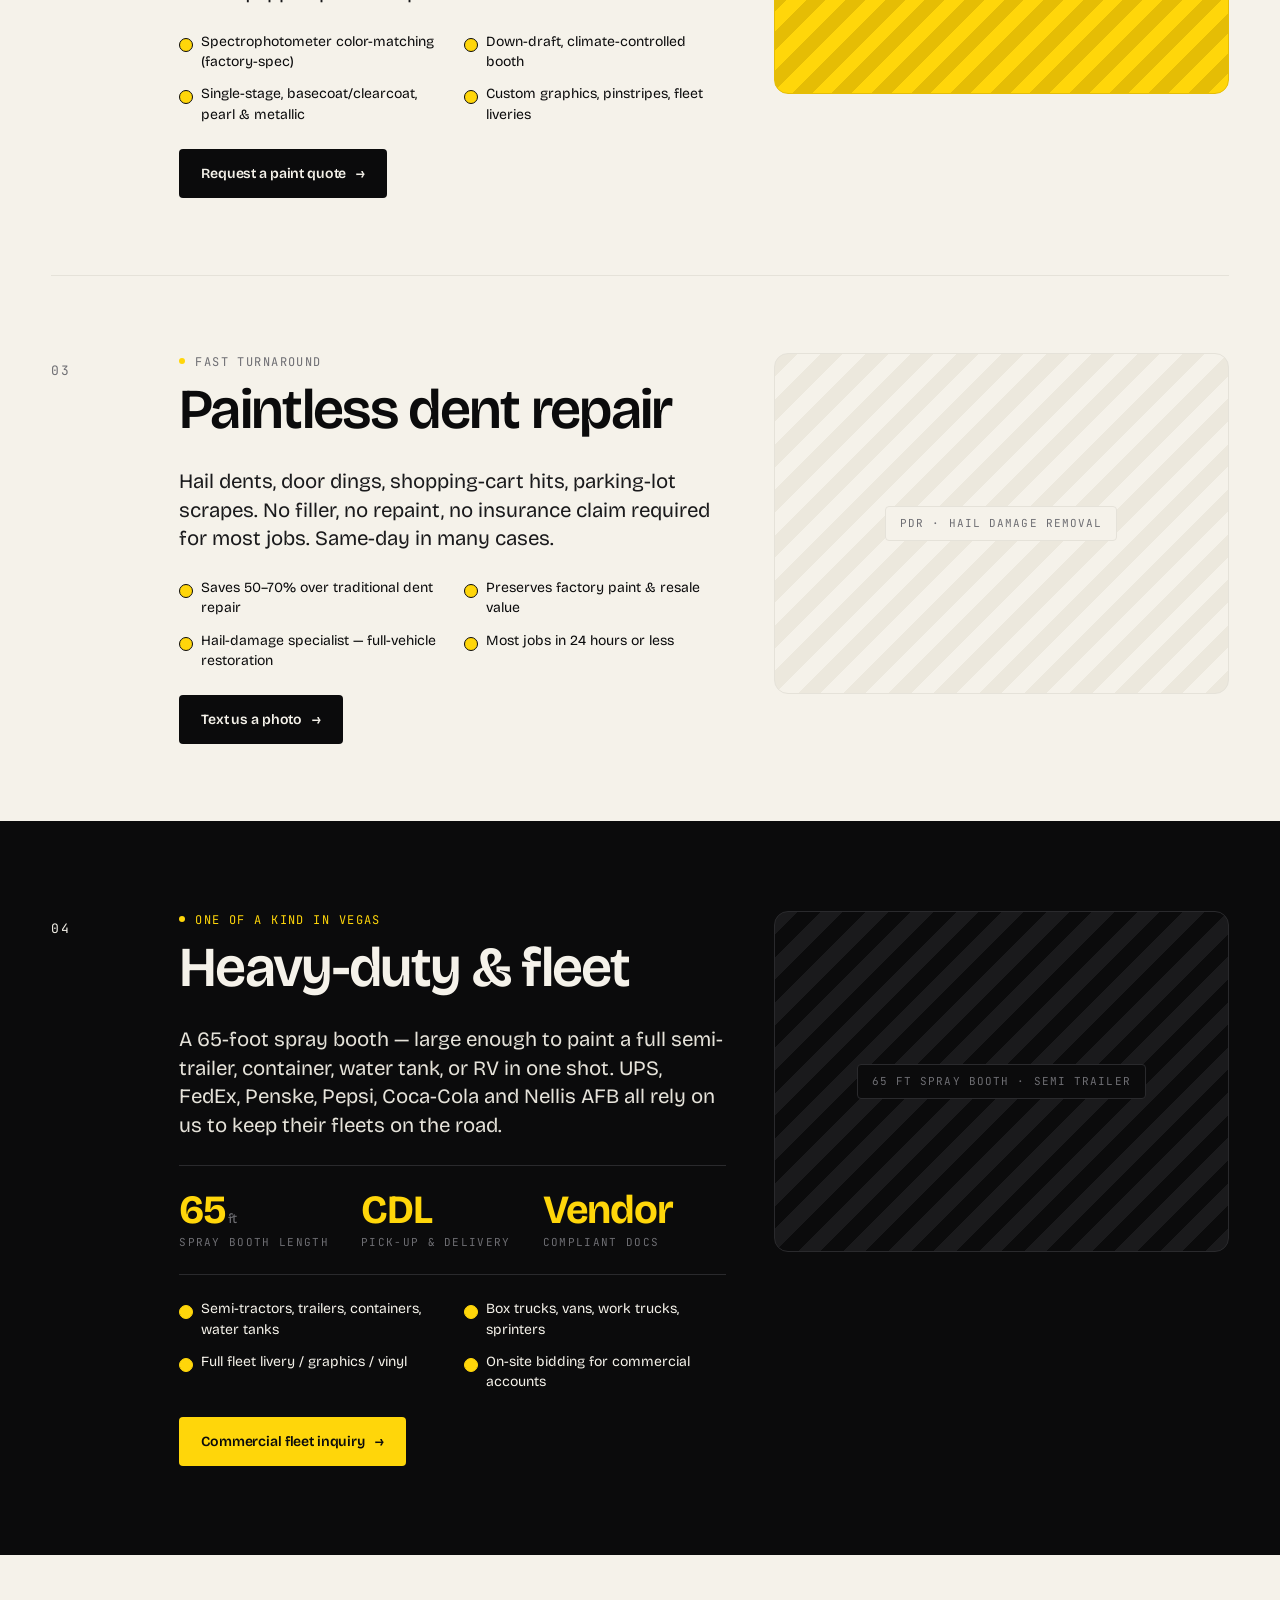
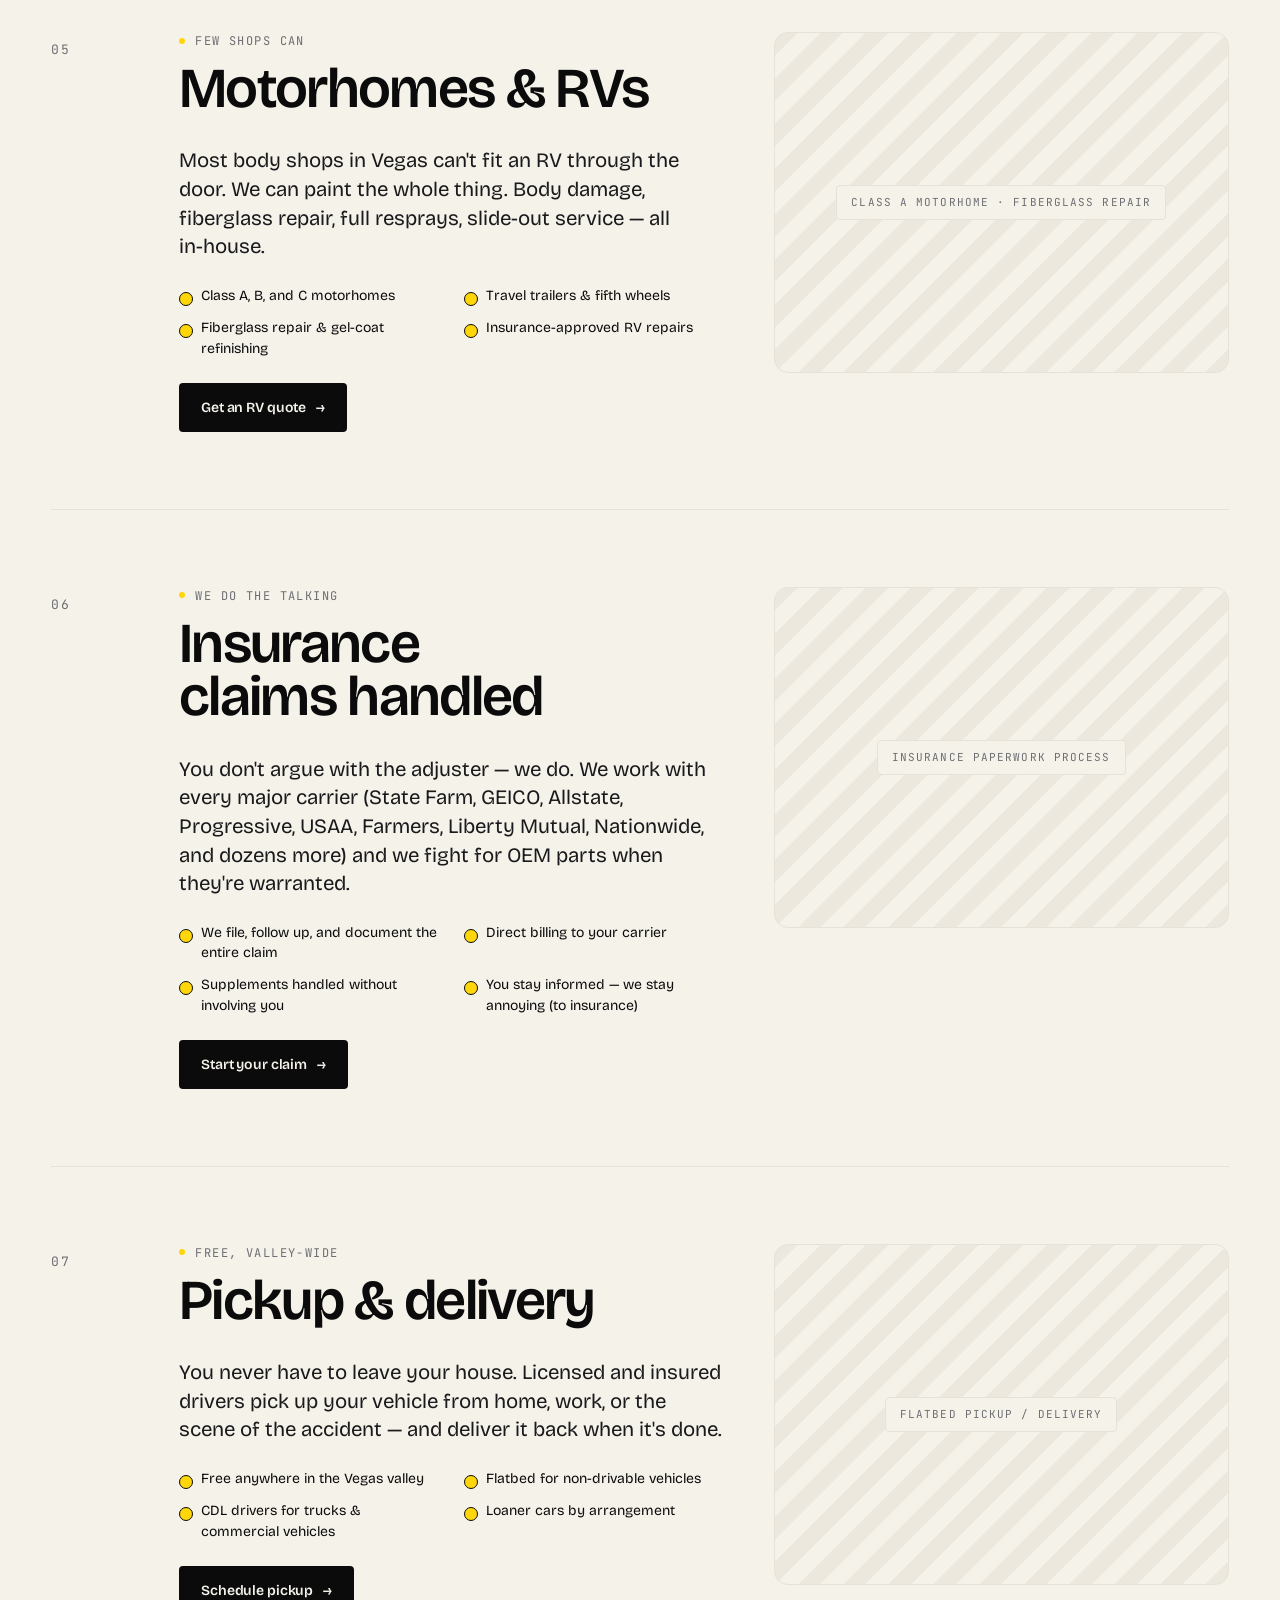
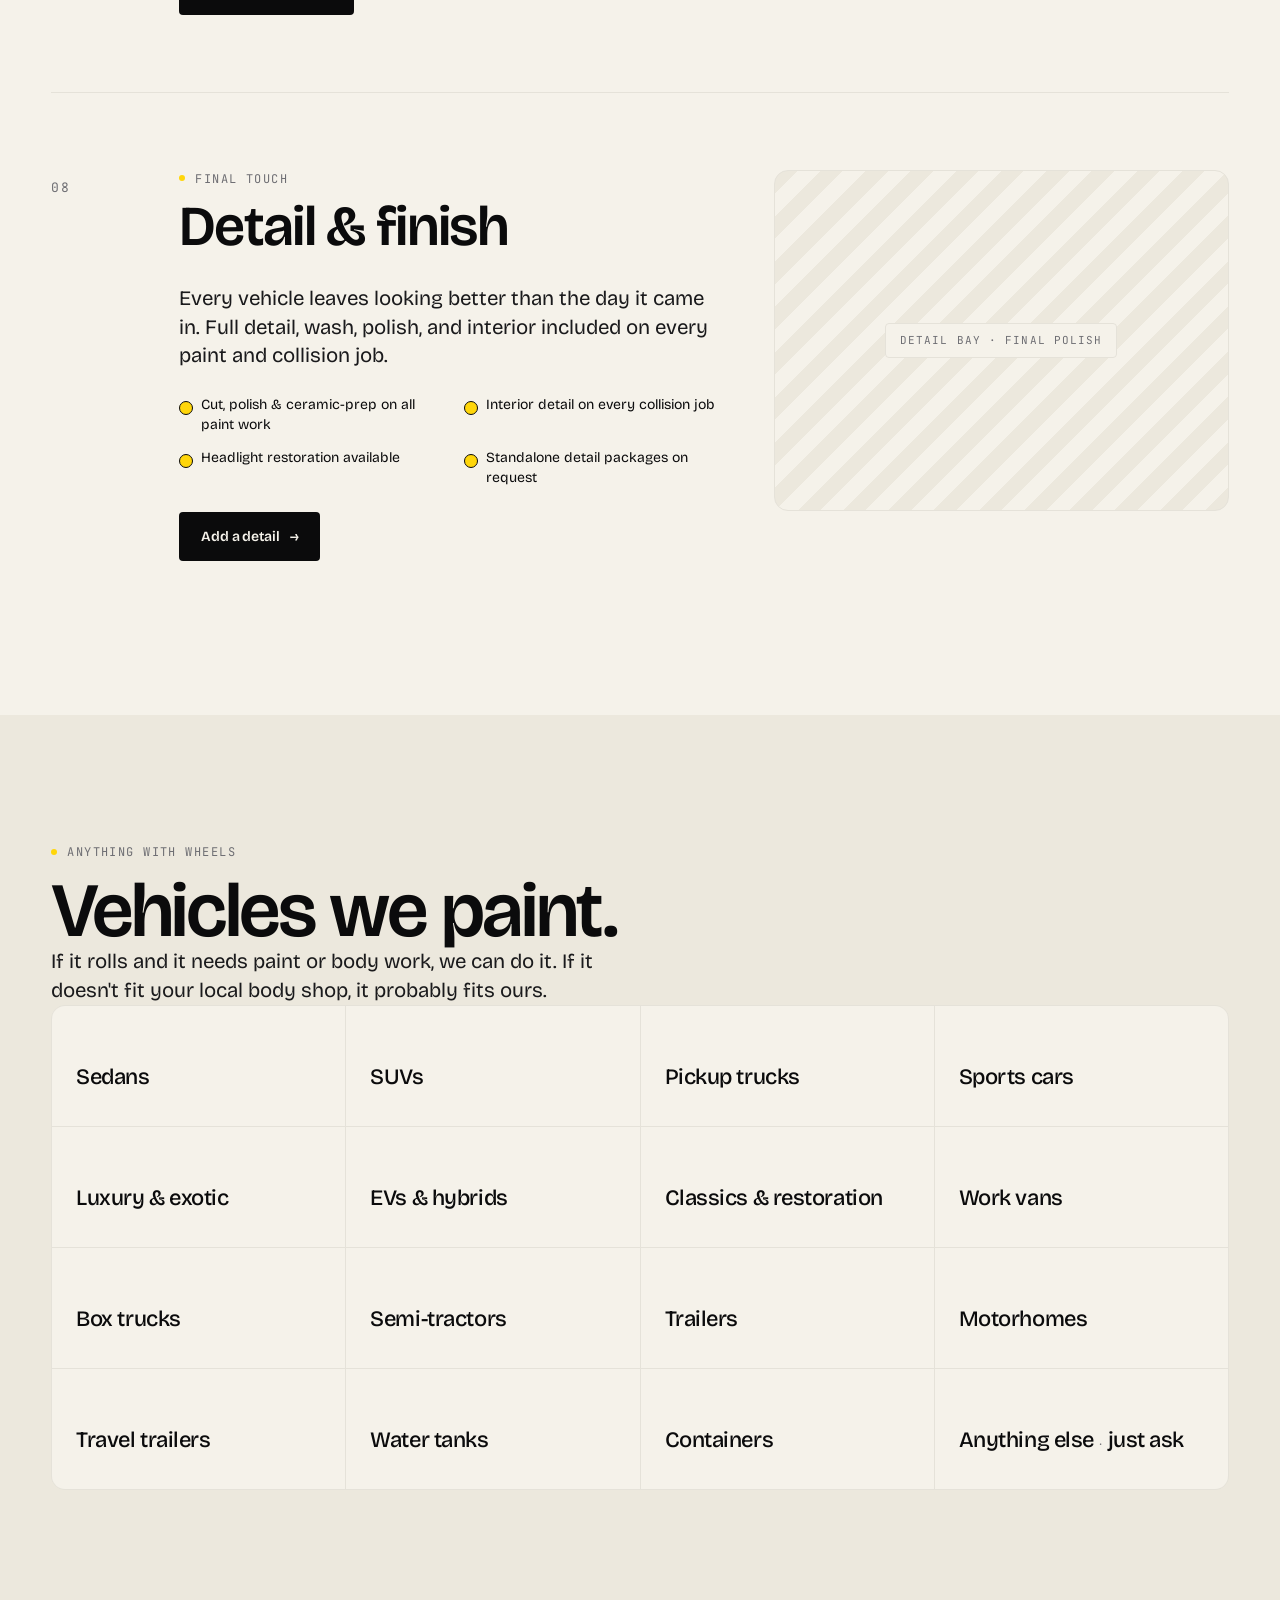
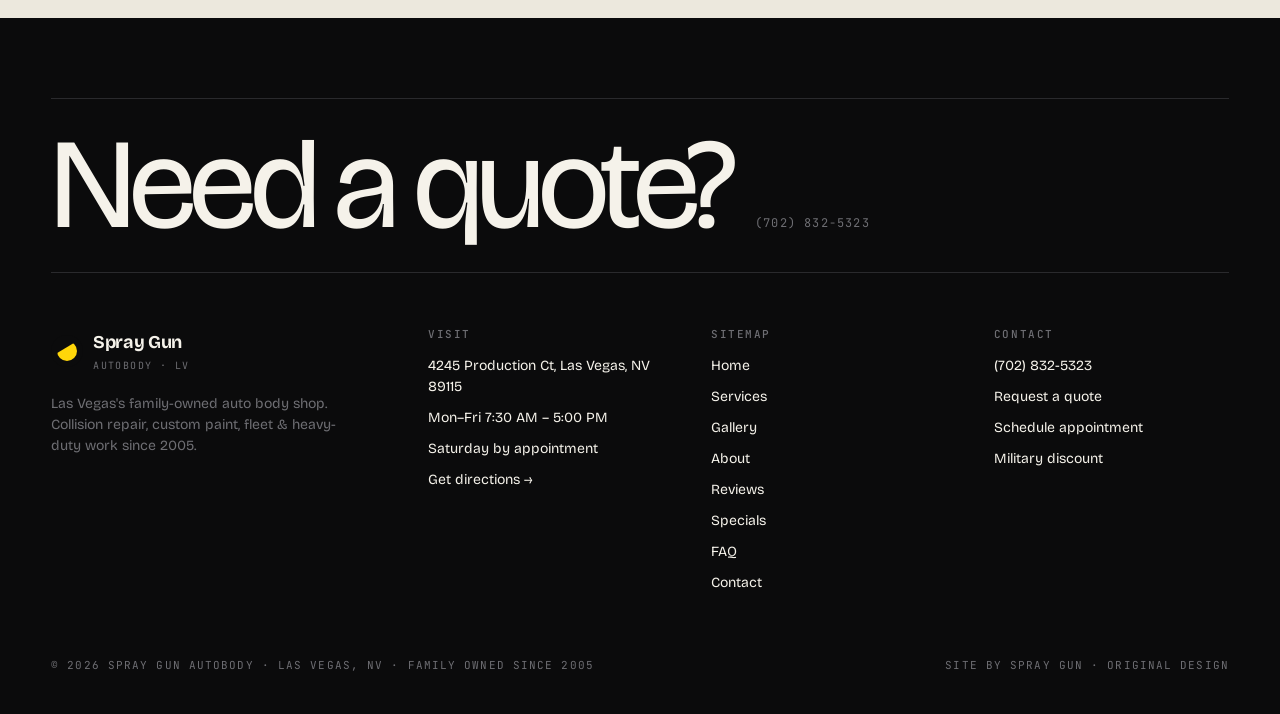
<file: services.html>
<!doctype html>
<html lang="en">
<head>
<meta charset="utf-8" />
<meta name="viewport" content="width=device-width,initial-scale=1" />
<title>Services — Collision Repair, Custom Paint, Heavy-Duty &amp; Fleet | Spray Gun Autobody Las Vegas</title>
<meta name="description" content="Full-service Las Vegas auto body shop. Collision repair, custom paint, paintless dent repair, truck &amp; fleet service, heavy-duty 65-ft spray booth, motorhomes &amp; RVs, insurance claims handled." />
<meta name="keywords" content="auto body services Las Vegas, collision repair, custom paint, paintless dent repair PDR, fleet vehicle painting, truck repair Las Vegas, big rig paint, motorhome paint, RV repair Las Vegas, insurance claims auto body" />
<meta name="theme-color" content="#FFD60A" />
<link rel="canonical" href="https://thespraygun.com/services.html" />
<meta property="og:type" content="website" />
<meta property="og:title" content="Services — Spray Gun Autobody" />
<meta property="og:description" content="Collision, paint, paintless dent repair, fleet &amp; heavy-duty. All under one roof, in Las Vegas." />

<link rel="preconnect" href="https://fonts.googleapis.com" />
<link rel="preconnect" href="https://fonts.gstatic.com" crossorigin />
<link href="https://fonts.googleapis.com/css2?family=Bricolage+Grotesque:opsz,wght@12..96,400;12..96,500;12..96,600;12..96,700;12..96,800&family=Instrument+Serif:ital@0;1&family=JetBrains+Mono:wght@400;500&display=swap" rel="stylesheet" />
<link rel="stylesheet" href="assets/styles.css" />

<script type="application/ld+json">
{
  "@context": "https://schema.org",
  "@type": "AutoBodyShop",
  "name": "Spray Gun Autobody",
  "url": "https://thespraygun.com/services.html",
  "telephone": "+1-702-832-5323",
  "address": { "@type":"PostalAddress", "streetAddress":"4245 Production Ct", "addressLocality":"Las Vegas", "addressRegion":"NV", "postalCode":"89115" },
  "hasOfferCatalog": {
    "@type":"OfferCatalog",
    "name":"Auto body services",
    "itemListElement":[
      {"@type":"Offer","itemOffered":{"@type":"Service","name":"Collision Repair"}},
      {"@type":"Offer","itemOffered":{"@type":"Service","name":"Custom &amp; Factory Paint"}},
      {"@type":"Offer","itemOffered":{"@type":"Service","name":"Paintless Dent Repair"}},
      {"@type":"Offer","itemOffered":{"@type":"Service","name":"Heavy-Duty &amp; Fleet Painting"}},
      {"@type":"Offer","itemOffered":{"@type":"Service","name":"Motorhome &amp; RV Body and Paint"}},
      {"@type":"Offer","itemOffered":{"@type":"Service","name":"Insurance Claims Handling"}}
    ]
  }
}
</script>
</head>
<body>

<header data-nav="services"></header>

<section class="page-head" data-screen-label="02 Services — Header">
  <div class="wrap">
    <div class="crumbs"><a href="index.html">Home</a><span>/</span><span>Services</span></div>
    <h1>What we do —<br />and how we do it.</h1>
    <p class="lead">
      Spray Gun is a full-service collision, paint, and fleet shop. Eight specialties, one team,
      one 24,000-sq-ft facility with a 65-foot spray booth. Click any service to jump.
    </p>

    <nav class="svc-jump" aria-label="Service quick links">
      <a href="#collision">01 · Collision</a>
      <a href="#paint">02 · Custom paint</a>
      <a href="#pdr">03 · Paintless dent</a>
      <a href="#heavyduty">04 · Heavy-duty &amp; fleet</a>
      <a href="#motorhome">05 · Motorhomes</a>
      <a href="#insurance">06 · Insurance</a>
      <a href="#pickup">07 · Pickup &amp; delivery</a>
      <a href="#detail">08 · Detail &amp; finish</a>
    </nav>
  </div>
</section>

<!-- SERVICE ROWS -->
<section class="section-sm">
  <div class="wrap">

    <article class="svc-row" id="collision" data-screen-label="02 Services — Collision">
      <div class="svc-row-num">01</div>
      <div class="svc-row-meta">
        <div class="eyebrow eyebrow-dot">Most requested</div>
        <h2 class="h-2">Collision repair</h2>
      </div>
      <div class="svc-row-img ph" data-label="Frame straightening · before/after"></div>
      <div class="svc-row-copy">
        <p class="lead">
          Frame straightening, structural repair, panel replacement, full repaint to manufacturer specifications.
          We document everything, photograph every step, and back our work with a lifetime workmanship warranty.
        </p>
        <ul class="bullets">
          <li>Computerized frame measuring &amp; straightening</li>
          <li>OEM &amp; aftermarket parts — your choice</li>
          <li>Color-matched paint in our climate-controlled booth</li>
          <li>Lifetime warranty on workmanship</li>
        </ul>
        <a href="contact.html#quote" class="btn btn-ink">Request a collision quote <span class="arrow">→</span></a>
      </div>
    </article>

    <article class="svc-row" id="paint" data-screen-label="02 Services — Paint">
      <div class="svc-row-num">02</div>
      <div class="svc-row-meta">
        <div class="eyebrow eyebrow-dot">Specialty</div>
        <h2 class="h-2">Custom &amp; factory paint</h2>
      </div>
      <div class="svc-row-img ph yellow" data-label="Color match spectrometer"></div>
      <div class="svc-row-copy">
        <p class="lead">
          Spot repairs, full resprays, custom colors, two-tones, graphics, and specialty finishes — all from one of the
          best-equipped paint shops in southern Nevada.
        </p>
        <ul class="bullets">
          <li>Spectrophotometer color-matching (factory-spec)</li>
          <li>Down-draft, climate-controlled booth</li>
          <li>Single-stage, basecoat/clearcoat, pearl &amp; metallic</li>
          <li>Custom graphics, pinstripes, fleet liveries</li>
        </ul>
        <a href="contact.html#quote" class="btn btn-ink">Request a paint quote <span class="arrow">→</span></a>
      </div>
    </article>

    <article class="svc-row" id="pdr" data-screen-label="02 Services — PDR">
      <div class="svc-row-num">03</div>
      <div class="svc-row-meta">
        <div class="eyebrow eyebrow-dot">Fast turnaround</div>
        <h2 class="h-2">Paintless dent repair</h2>
      </div>
      <div class="svc-row-img ph" data-label="PDR · hail damage removal"></div>
      <div class="svc-row-copy">
        <p class="lead">
          Hail dents, door dings, shopping-cart hits, parking-lot scrapes. No filler, no repaint, no insurance claim
          required for most jobs. Same-day in many cases.
        </p>
        <ul class="bullets">
          <li>Saves 50–70% over traditional dent repair</li>
          <li>Preserves factory paint &amp; resale value</li>
          <li>Hail-damage specialist — full-vehicle restoration</li>
          <li>Most jobs in 24 hours or less</li>
        </ul>
        <a href="contact.html#quote" class="btn btn-ink">Text us a photo <span class="arrow">→</span></a>
      </div>
    </article>

    <!-- HEAVY DUTY — feature treatment -->
    <article class="svc-row svc-feature" id="heavyduty" data-screen-label="02 Services — Heavy duty">
      <div class="svc-row-num">04</div>
      <div class="svc-row-meta">
        <div class="eyebrow eyebrow-dot">One of a kind in Vegas</div>
        <h2 class="h-2">Heavy-duty &amp; fleet</h2>
      </div>
      <div class="svc-row-img ph dark" data-label="65 ft spray booth · semi trailer"></div>
      <div class="svc-row-copy">
        <p class="lead">
          A 65-foot spray booth — large enough to paint a full semi-trailer, container, water tank, or RV in one shot.
          UPS, FedEx, Penske, Pepsi, Coca-Cola and Nellis AFB all rely on us to keep their fleets on the road.
        </p>
        <div class="hd-stats">
          <div><strong>65<small>ft</small></strong><span>Spray booth length</span></div>
          <div><strong>CDL</strong><span>Pick-up &amp; delivery</span></div>
          <div><strong>Vendor</strong><span>Compliant docs</span></div>
        </div>
        <ul class="bullets">
          <li>Semi-tractors, trailers, containers, water tanks</li>
          <li>Box trucks, vans, work trucks, sprinters</li>
          <li>Full fleet livery / graphics / vinyl</li>
          <li>On-site bidding for commercial accounts</li>
        </ul>
        <a href="contact.html#quote" class="btn btn-ink">Commercial fleet inquiry <span class="arrow">→</span></a>
      </div>
    </article>

    <article class="svc-row" id="motorhome" data-screen-label="02 Services — Motorhome">
      <div class="svc-row-num">05</div>
      <div class="svc-row-meta">
        <div class="eyebrow eyebrow-dot">Few shops can</div>
        <h2 class="h-2">Motorhomes &amp; RVs</h2>
      </div>
      <div class="svc-row-img ph" data-label="Class A motorhome · fiberglass repair"></div>
      <div class="svc-row-copy">
        <p class="lead">
          Most body shops in Vegas can't fit an RV through the door. We can paint the whole thing. Body damage,
          fiberglass repair, full resprays, slide-out service — all in-house.
        </p>
        <ul class="bullets">
          <li>Class A, B, and C motorhomes</li>
          <li>Travel trailers &amp; fifth wheels</li>
          <li>Fiberglass repair &amp; gel-coat refinishing</li>
          <li>Insurance-approved RV repairs</li>
        </ul>
        <a href="contact.html#quote" class="btn btn-ink">Get an RV quote <span class="arrow">→</span></a>
      </div>
    </article>

    <article class="svc-row" id="insurance" data-screen-label="02 Services — Insurance">
      <div class="svc-row-num">06</div>
      <div class="svc-row-meta">
        <div class="eyebrow eyebrow-dot">We do the talking</div>
        <h2 class="h-2">Insurance claims handled</h2>
      </div>
      <div class="svc-row-img ph" data-label="Insurance paperwork process"></div>
      <div class="svc-row-copy">
        <p class="lead">
          You don't argue with the adjuster — we do. We work with every major carrier (State Farm, GEICO, Allstate,
          Progressive, USAA, Farmers, Liberty Mutual, Nationwide, and dozens more) and we fight for OEM parts when
          they're warranted.
        </p>
        <ul class="bullets">
          <li>We file, follow up, and document the entire claim</li>
          <li>Direct billing to your carrier</li>
          <li>Supplements handled without involving you</li>
          <li>You stay informed — we stay annoying (to insurance)</li>
        </ul>
        <a href="contact.html#quote" class="btn btn-ink">Start your claim <span class="arrow">→</span></a>
      </div>
    </article>

    <article class="svc-row" id="pickup" data-screen-label="02 Services — Pickup">
      <div class="svc-row-num">07</div>
      <div class="svc-row-meta">
        <div class="eyebrow eyebrow-dot">Free, valley-wide</div>
        <h2 class="h-2">Pickup &amp; delivery</h2>
      </div>
      <div class="svc-row-img ph" data-label="Flatbed pickup / delivery"></div>
      <div class="svc-row-copy">
        <p class="lead">
          You never have to leave your house. Licensed and insured drivers pick up your vehicle from home, work,
          or the scene of the accident — and deliver it back when it's done.
        </p>
        <ul class="bullets">
          <li>Free anywhere in the Vegas valley</li>
          <li>Flatbed for non-drivable vehicles</li>
          <li>CDL drivers for trucks &amp; commercial vehicles</li>
          <li>Loaner cars by arrangement</li>
        </ul>
        <a href="contact.html#quote" class="btn btn-ink">Schedule pickup <span class="arrow">→</span></a>
      </div>
    </article>

    <article class="svc-row" id="detail" data-screen-label="02 Services — Detail">
      <div class="svc-row-num">08</div>
      <div class="svc-row-meta">
        <div class="eyebrow eyebrow-dot">Final touch</div>
        <h2 class="h-2">Detail &amp; finish</h2>
      </div>
      <div class="svc-row-img ph" data-label="Detail bay · final polish"></div>
      <div class="svc-row-copy">
        <p class="lead">
          Every vehicle leaves looking better than the day it came in. Full detail, wash, polish, and interior
          included on every paint and collision job.
        </p>
        <ul class="bullets">
          <li>Cut, polish &amp; ceramic-prep on all paint work</li>
          <li>Interior detail on every collision job</li>
          <li>Headlight restoration available</li>
          <li>Standalone detail packages on request</li>
        </ul>
        <a href="contact.html#quote" class="btn btn-ink">Add a detail <span class="arrow">→</span></a>
      </div>
    </article>

  </div>
</section>

<!-- VEHICLES we serve -->
<section class="section" style="background:var(--paper-2);" data-screen-label="02 Services — Vehicles">
  <div class="wrap">
    <div class="sec-head">
      <div>
        <div class="eyebrow eyebrow-dot">Anything with wheels</div>
        <h2 class="h-1" style="margin-top:14px;">Vehicles we paint.</h2>
      </div>
      <p class="lead" style="max-width:42ch;">
        If it rolls and it needs paint or body work, we can do it. If it doesn't fit your local body shop, it probably fits ours.
      </p>
    </div>

    <div class="veh-grid">
      <div class="veh">Sedans</div>
      <div class="veh">SUVs</div>
      <div class="veh">Pickup trucks</div>
      <div class="veh">Sports cars</div>
      <div class="veh">Luxury &amp; exotic</div>
      <div class="veh">EVs &amp; hybrids</div>
      <div class="veh">Classics &amp; restoration</div>
      <div class="veh">Work vans</div>
      <div class="veh">Box trucks</div>
      <div class="veh">Semi-tractors</div>
      <div class="veh">Trailers</div>
      <div class="veh">Motorhomes</div>
      <div class="veh">Travel trailers</div>
      <div class="veh">Water tanks</div>
      <div class="veh">Containers</div>
      <div class="veh">Anything else <em>·</em> just ask</div>
    </div>
  </div>
</section>

<footer data-footer="services"></footer>

<script src="assets/shared.js"></script>

<style>
.svc-jump {
  display: flex;
  flex-wrap: wrap;
  gap: 8px;
  margin-top: 40px;
}
.svc-jump a {
  font-family: var(--mono);
  font-size: 11px;
  letter-spacing: 0.1em;
  text-transform: uppercase;
  padding: 8px 14px;
  border: 1px solid var(--line-2);
  border-radius: 999px;
  transition: background 0.2s, color 0.2s, border-color 0.2s;
}
.svc-jump a:hover { background: var(--ink); color: var(--paper); border-color: var(--ink); }

.svc-row {
  display: grid;
  grid-template-columns: 80px 1.2fr 1fr;
  grid-template-rows: auto auto;
  gap: 32px 48px;
  padding-block: clamp(48px, 6vw, 96px);
  border-top: 1px solid var(--line);
  align-items: start;
}
.svc-row:first-of-type { border-top: 0; padding-top: 0; }
.svc-row-num {
  font-family: var(--mono);
  font-size: 13px;
  letter-spacing: 0.14em;
  color: var(--mute);
  padding-top: 8px;
}
.svc-row-meta { grid-column: 2 / 3; }
.svc-row-meta h2 { margin-top: 12px; }
.svc-row-img {
  grid-column: 3 / 4;
  grid-row: 1 / 3;
  aspect-ratio: 4 / 3;
  border-radius: var(--radius-lg);
}
.svc-row-copy {
  grid-column: 2 / 3;
  display: flex;
  flex-direction: column;
  gap: 24px;
}
.svc-row-copy .btn { align-self: flex-start; }
@media (max-width: 900px) {
  .svc-row { grid-template-columns: 60px 1fr; }
  .svc-row-img { grid-column: 1 / -1; grid-row: auto; aspect-ratio: 16/10; }
  .svc-row-meta, .svc-row-copy { grid-column: 2 / 3; }
}
@media (max-width: 600px) {
  .svc-row { grid-template-columns: 1fr; }
  .svc-row-num { padding-top: 0; }
  .svc-row-meta, .svc-row-copy { grid-column: 1; }
}

.bullets {
  list-style: none;
  display: grid;
  grid-template-columns: 1fr 1fr;
  gap: 12px 24px;
  font-size: 14px;
}
.bullets li {
  padding-left: 22px;
  position: relative;
  line-height: 1.45;
}
.bullets li::before {
  content: "";
  position: absolute;
  left: 0; top: 6px;
  width: 12px; height: 12px;
  border: 1.5px solid var(--ink);
  border-radius: 50%;
  background: var(--yellow);
}
@media (max-width: 700px) { .bullets { grid-template-columns: 1fr; } }

.svc-feature {
  background: var(--ink);
  color: var(--paper);
  margin-inline: calc(-1 * var(--pad));
  padding-inline: var(--pad);
  padding-block: clamp(56px, 7vw, 110px);
  border-top: 0;
}
.svc-feature + .svc-row { border-top: 0; }
.svc-feature .svc-row-num,
.svc-feature .eyebrow,
.svc-feature .bullets { color: var(--paper); }
.svc-feature .eyebrow { color: var(--yellow); }
.svc-feature .bullets li::before { background: var(--yellow); border-color: var(--yellow); }
.svc-feature .lead { color: var(--line); }
.svc-feature .btn-ink { background: var(--yellow); color: var(--ink); }
.svc-feature .btn-ink:hover { background: var(--yellow-2); }

.hd-stats {
  display: flex;
  gap: 32px;
  flex-wrap: wrap;
  border-top: 1px solid var(--ink-3);
  border-bottom: 1px solid var(--ink-3);
  padding-block: 24px;
}
.hd-stats > div { display: flex; flex-direction: column; gap: 4px; }
.hd-stats strong {
  font-family: var(--display);
  font-size: 40px;
  font-weight: 700;
  letter-spacing: -0.03em;
  color: var(--yellow);
  line-height: 1;
}
.hd-stats strong small { font-size: 14px; color: var(--mute); margin-left: 2px; font-weight: 400; }
.hd-stats span {
  font-family: var(--mono);
  font-size: 11px;
  letter-spacing: 0.12em;
  text-transform: uppercase;
  color: var(--mute);
}

.veh-grid {
  display: grid;
  grid-template-columns: repeat(4, 1fr);
  gap: 1px;
  background: var(--line);
  border: 1px solid var(--line);
  border-radius: var(--radius-lg);
  overflow: hidden;
}
@media (max-width: 900px) { .veh-grid { grid-template-columns: repeat(2, 1fr); } }
@media (max-width: 540px) { .veh-grid { grid-template-columns: 1fr; } }
.veh {
  background: var(--paper);
  padding: 32px 24px;
  font-family: var(--display);
  font-size: 22px;
  font-weight: 500;
  letter-spacing: -0.02em;
  min-height: 120px;
  display: flex;
  align-items: end;
  transition: background 0.3s, color 0.3s, transform 0.3s;
  cursor: default;
}
.veh:hover { background: var(--yellow); }
.veh em { font-family: "Instrument Serif", serif; font-weight: 400; color: var(--mute); margin: 0 6px; font-size: 0.7em; }

.cta-strip {
  display: flex;
  align-items: center;
  justify-content: space-between;
  gap: 32px;
  flex-wrap: wrap;
  border-top: 1px solid var(--line);
  border-bottom: 1px solid var(--line);
  padding-block: clamp(48px, 6vw, 80px);
}
footer { margin-top: 0; }
</style>
</body>
</html>
</file>
<file: assets/styles.css>
/* ============================================================
   Spray Gun Autobody — shared design system
   ============================================================ */

:root {
  /* color */
  --ink: #0B0B0C;
  --ink-2: #1A1A1C;
  --ink-3: #2A2A2D;
  --mute: #6E6E73;
  --line: #E5E2D9;
  --line-2: #D4D0C5;
  --paper: #F5F2EA;       /* warm off-white */
  --paper-2: #ECE8DD;
  --white: #FFFEF9;
  --yellow: #FFD60A;      /* signature */
  --yellow-2: #E5BD05;
  --yellow-dim: #FFF4B5;
  --red: #E04F2C;
  --green: #2F7D4D;

  /* type */
  --display: "Bricolage Grotesque", "Archivo", system-ui, sans-serif;
  --body: "Bricolage Grotesque", "Archivo", system-ui, sans-serif;
  --mono: "JetBrains Mono", ui-monospace, "SFMono-Regular", monospace;

  /* layout */
  --max: 1400px;
  --pad: clamp(20px, 4vw, 56px);
  --radius: 6px;
  --radius-lg: 14px;
}

* { box-sizing: border-box; margin: 0; padding: 0; }

html { scroll-behavior: smooth; }

body {
  font-family: var(--body);
  font-feature-settings: "ss01", "ss02";
  background: var(--paper);
  color: var(--ink);
  -webkit-font-smoothing: antialiased;
  font-size: 16px;
  line-height: 1.5;
  overflow-x: hidden;
}

a { color: inherit; text-decoration: none; }
button { font: inherit; cursor: pointer; border: 0; background: none; color: inherit; }
img { max-width: 100%; display: block; }

/* ============================================================
   TYPOGRAPHY
   ============================================================ */
.eyebrow {
  font-family: var(--mono);
  font-size: 12px;
  letter-spacing: 0.12em;
  text-transform: uppercase;
  color: var(--mute);
}
.eyebrow-dot::before {
  content: "";
  display: inline-block;
  width: 6px; height: 6px;
  background: var(--yellow);
  border-radius: 50%;
  margin-right: 10px;
  vertical-align: middle;
  transform: translateY(-1px);
}

h1, h2, h3, h4 {
  font-family: var(--display);
  font-weight: 600;
  line-height: 0.95;
  letter-spacing: -0.03em;
  text-wrap: balance;
}

.h-display {
  font-size: clamp(48px, 9vw, 144px);
  font-weight: 600;
  letter-spacing: -0.045em;
  line-height: 0.9;
}
.h-1 { font-size: clamp(40px, 6vw, 88px); }
.h-2 { font-size: clamp(32px, 4.4vw, 64px); }
.h-3 { font-size: clamp(24px, 2.6vw, 36px); letter-spacing: -0.025em; }
.h-4 { font-size: clamp(20px, 1.8vw, 24px); letter-spacing: -0.02em; }

.lead {
  font-size: clamp(18px, 1.6vw, 22px);
  line-height: 1.4;
  color: var(--ink-2);
  text-wrap: pretty;
  max-width: 60ch;
}

.italic-serif {
  font-family: "Instrument Serif", "Times New Roman", serif;
  font-style: italic;
  font-weight: 400;
  letter-spacing: -0.01em;
}

/* ============================================================
   LAYOUT
   ============================================================ */
.wrap {
  max-width: var(--max);
  margin: 0 auto;
  padding-inline: var(--pad);
}
.wrap-full {
  padding-inline: var(--pad);
}
section { position: relative; }
.section { padding-block: clamp(72px, 10vw, 140px); }
.section-sm { padding-block: clamp(48px, 6vw, 80px); }

.divider {
  height: 1px;
  background: var(--line);
  width: 100%;
}

/* ============================================================
   TOP BAR
   ============================================================ */
.topstrip {
  background: var(--ink);
  color: var(--paper);
  font-family: var(--mono);
  font-size: 11px;
  letter-spacing: 0.08em;
  text-transform: uppercase;
  overflow: hidden;
  border-bottom: 1px solid var(--ink-3);
}
.topstrip-track {
  display: flex;
  gap: 64px;
  white-space: nowrap;
  padding-block: 10px;
  animation: scroll 80s linear infinite;
  width: max-content;
}
.topstrip-track span { display: inline-flex; align-items: center; gap: 12px; }
.topstrip-track .star { color: var(--yellow); }

@keyframes scroll {
  from { transform: translateX(0); }
  to { transform: translateX(100%); }
}

/* ============================================================
   NAV
   ============================================================ */
.nav {
  background: var(--paper);
  border-bottom: 1px solid var(--line);
  position: sticky; top: 0; z-index: 100;
  backdrop-filter: blur(14px);
  background: color-mix(in srgb, var(--paper) 92%, transparent);
}
.nav-inner {
  display: flex;
  align-items: center;
  justify-content: space-between;
  gap: 24px;
  height: 72px;
  padding-inline: var(--pad);
  max-width: var(--max);
  margin: 0 auto;
}
.logo {
  font-family: var(--display);
  font-weight: 700;
  font-size: 18px;
  letter-spacing: -0.02em;
  display: flex; align-items: center; gap: 10px;
}
.logo-mark {
  width: 32px; height: 32px;
  background: var(--ink);
  border-radius: 50%;
  position: relative;
  overflow: hidden;
}
.logo-mark::after {
  content: "";
  position: absolute; inset: 6px;
  background: var(--yellow);
  border-radius: 50%;
  clip-path: polygon(0 60%, 100% 0, 100% 100%, 0 100%);
}
.logo small {
  font-family: var(--mono);
  font-weight: 400;
  font-size: 10px;
  letter-spacing: 0.14em;
  color: var(--mute);
  text-transform: uppercase;
  display: block;
  margin-top: 2px;
}

.nav-links {
  display: flex; gap: 4px;
  font-size: 14px;
  font-weight: 500;
}
.nav-links a {
  padding: 8px 14px;
  border-radius: 4px;
  transition: background 0.2s;
  position: relative;
}
.nav-links a:hover { background: var(--paper-2); }
.nav-links a.active { background: var(--ink); color: var(--paper); }

.nav-cta {
  display: flex; align-items: center; gap: 12px;
}
.nav-phone {
  font-family: var(--mono);
  font-size: 13px;
  font-weight: 500;
  letter-spacing: -0.01em;
}
.nav-phone .lbl {
  font-size: 10px;
  color: var(--mute);
  display: block;
  letter-spacing: 0.12em;
  text-transform: uppercase;
}

.hamburger {
  display: none;
  width: 40px; height: 40px;
  border: 1px solid var(--line-2);
  border-radius: 50%;
  align-items: center; justify-content: center;
  flex-direction: column;
  gap: 4px;
}
.hamburger span { width: 14px; height: 1.5px; background: var(--ink); display: block; }

@media (max-width: 980px) {
  .nav-links { display: none; }
  .nav-phone .lbl { display: none; }
  .hamburger { display: flex; }
}

.mobile-menu {
  display: none;
  background: var(--paper);
  border-bottom: 1px solid var(--line);
  padding: var(--pad);
  padding-block: 24px;
  flex-direction: column;
  gap: 4px;
  font-size: 18px;
  position: sticky;
  top: 72px;
  z-index: 99;
}
.mobile-menu.open { display: flex; }
.mobile-menu a {
  padding: 12px 0;
  border-bottom: 1px solid var(--line);
  font-family: var(--display);
  letter-spacing: -0.02em;
}

/* ============================================================
   BUTTONS
   ============================================================ */
.btn {
  display: inline-flex;
  align-items: center;
  gap: 10px;
  padding: 14px 22px;
  border-radius: 4px;
  font-size: 14px;
  font-weight: 600;
  letter-spacing: -0.01em;
  transition: transform 0.2s, background 0.2s, color 0.2s;
  white-space: nowrap;
}
.btn:hover { transform: translateY(-1px); }
.btn:active { transform: translateY(0); }
.btn-yellow { background: var(--yellow); color: var(--ink); }
.btn-yellow:hover { background: var(--yellow-2); }
.btn-ink { background: var(--ink); color: var(--paper); }
.btn-ink:hover { background: var(--ink-2); }
.btn-ghost {
  background: transparent;
  color: var(--ink);
  border: 1px solid var(--line-2);
}
.btn-ghost:hover { background: var(--paper-2); }
.btn-lg { padding: 18px 28px; font-size: 15px; }
.btn .arrow {
  display: inline-flex; align-items: center;
  transition: transform 0.25s;
}
.btn:hover .arrow { transform: translateX(3px); }

/* ============================================================
   PLACEHOLDERS (clean stripes + monospace label)
   ============================================================ */
.ph {
  position: relative;
  background:
    repeating-linear-gradient(
      135deg,
      var(--paper-2) 0,
      var(--paper-2) 16px,
      var(--paper) 16px,
      var(--paper) 32px
    );
  border: 1px solid var(--line);
  border-radius: var(--radius);
  overflow: hidden;
  display: flex;
  align-items: center; justify-content: center;
  color: var(--mute);
  font-family: var(--mono);
  font-size: 11px;
  letter-spacing: 0.1em;
  text-transform: uppercase;
}
.ph::before {
  content: attr(data-label);
  background: var(--paper);
  padding: 8px 14px;
  border: 1px solid var(--line);
  border-radius: 4px;
  position: relative;
  z-index: 2;
}
.ph.dark {
  background:
    repeating-linear-gradient(
      135deg,
      var(--ink-2) 0,
      var(--ink-2) 16px,
      var(--ink) 16px,
      var(--ink) 32px
    );
  border-color: var(--ink-3);
}
.ph.dark::before {
  background: var(--ink);
  color: var(--mute);
  border-color: var(--ink-3);
}
.ph.yellow {
  background:
    repeating-linear-gradient(
      135deg,
      var(--yellow-2) 0,
      var(--yellow-2) 14px,
      var(--yellow) 14px,
      var(--yellow) 28px
    );
  border-color: var(--yellow-2);
}
.ph.yellow::before {
  background: var(--yellow);
  color: var(--ink-2);
  border-color: var(--yellow-2);
}

/* ============================================================
   PAGE HEADER (interior pages)
   ============================================================ */
.page-head {
  padding-block: clamp(60px, 8vw, 120px) clamp(40px, 5vw, 64px);
  border-bottom: 1px solid var(--line);
}
.page-head .crumbs {
  font-family: var(--mono);
  font-size: 11px;
  color: var(--mute);
  letter-spacing: 0.12em;
  text-transform: uppercase;
  margin-bottom: 24px;
  display: flex; gap: 10px; align-items: center;
}
.page-head .crumbs a:hover { color: var(--ink); }
.page-head .crumbs span { color: var(--line-2); }
.page-head h1 {
  font-size: clamp(48px, 8vw, 120px);
  letter-spacing: -0.045em;
  line-height: 0.9;
  margin-bottom: 24px;
}
.page-head .lead { max-width: 64ch; }

/* ============================================================
   FOOTER
   ============================================================ */
footer {
  background: var(--ink);
  color: var(--paper);
  padding-block: 80px 40px;
  margin-top: 80px;
}
.foot-grid {
  display: grid;
  grid-template-columns: 1.4fr 1fr 1fr 1fr;
  gap: 48px;
  margin-bottom: 64px;
}
@media (max-width: 800px) {
  .foot-grid { grid-template-columns: 1fr 1fr; gap: 32px; }
}
.foot-grid h4 {
  font-family: var(--mono);
  font-size: 11px;
  letter-spacing: 0.14em;
  text-transform: uppercase;
  color: var(--mute);
  font-weight: 500;
  margin-bottom: 16px;
}
.foot-grid ul { list-style: none; display: flex; flex-direction: column; gap: 10px; font-size: 14px; }
.foot-grid a:hover { color: var(--yellow); }

.foot-big {
  font-family: var(--display);
  font-size: clamp(60px, 10vw, 180px);
  letter-spacing: -0.05em;
  line-height: 0.85;
  border-top: 1px solid var(--ink-3);
  border-bottom: 1px solid var(--ink-3);
  padding-block: 32px;
  display: flex; align-items: baseline; gap: 24px;
}
.foot-big small {
  font-family: var(--mono);
  font-size: 12px;
  letter-spacing: 0.1em;
  text-transform: uppercase;
  color: var(--mute);
  font-weight: 400;
}

.foot-bot {
  display: flex; justify-content: space-between; align-items: center;
  margin-top: 32px;
  font-family: var(--mono);
  font-size: 11px;
  letter-spacing: 0.1em;
  text-transform: uppercase;
  color: var(--mute);
  gap: 16px;
  flex-wrap: wrap;
}

/* ============================================================
   UTILITIES
   ============================================================ */
.row { display: flex; gap: 16px; align-items: center; flex-wrap: wrap; }
.stack-sm > * + * { margin-top: 12px; }
.stack > * + * { margin-top: 24px; }
.stack-lg > * + * { margin-top: 40px; }
.center { text-align: center; }
.muted { color: var(--mute); }
.tag {
  display: inline-flex;
  align-items: center; gap: 8px;
  font-family: var(--mono);
  font-size: 11px;
  letter-spacing: 0.1em;
  text-transform: uppercase;
  color: var(--mute);
  padding: 6px 12px;
  border: 1px solid var(--line-2);
  border-radius: 3px;
}
.tag-yellow {
  background: var(--yellow);
  border-color: var(--yellow-2);
  color: var(--ink);
}

/* ============================================================
   ANIMATIONS
   ============================================================ */
@keyframes fadeUp {
  from { opacity: 0; transform: translateY(20px); }
  to { opacity: 1; transform: translateY(0); }
}
.reveal {
  opacity: 0;
  transform: translateY(20px);
  transition: opacity 0.8s ease, transform 0.8s ease;
}
.reveal.in {
  opacity: 1;
  transform: translateY(0);
}

@keyframes spin { from { transform: rotate(0); } to { transform: rotate(360deg); } }
@keyframes pulse { 0%, 100% { opacity: 1; } 50% { opacity: 0.4; } }

/* ============================================================
   STAR
   ============================================================ */
.stars {
  display: inline-flex;
  gap: 2px;
  color: var(--yellow);
  font-size: 14px;
}

/* ============================================================
   CARD
   ============================================================ */
.card {
  background: var(--white);
  border: 1px solid var(--line);
  border-radius: var(--radius-lg);
  padding: 28px;
  transition: transform 0.3s, box-shadow 0.3s, border-color 0.3s;
}
.card:hover {
  transform: translateY(-4px);
  box-shadow: 0 24px 48px -24px rgba(0,0,0,0.12);
}

/* ============================================================
   FORM
   ============================================================ */
.field {
  display: flex; flex-direction: column; gap: 8px;
}
.field label {
  font-family: var(--mono);
  font-size: 11px;
  letter-spacing: 0.1em;
  text-transform: uppercase;
  color: var(--mute);
}
.field input,
.field select,
.field textarea {
  background: var(--white);
  border: 1px solid var(--line-2);
  border-radius: var(--radius);
  padding: 14px 16px;
  font: inherit;
  font-size: 15px;
  color: var(--ink);
  transition: border-color 0.2s;
  font-family: var(--body);
}
.field input:focus,
.field select:focus,
.field textarea:focus {
  outline: 0;
  border-color: var(--ink);
}
.field textarea { resize: vertical; min-height: 120px; }
</file>
